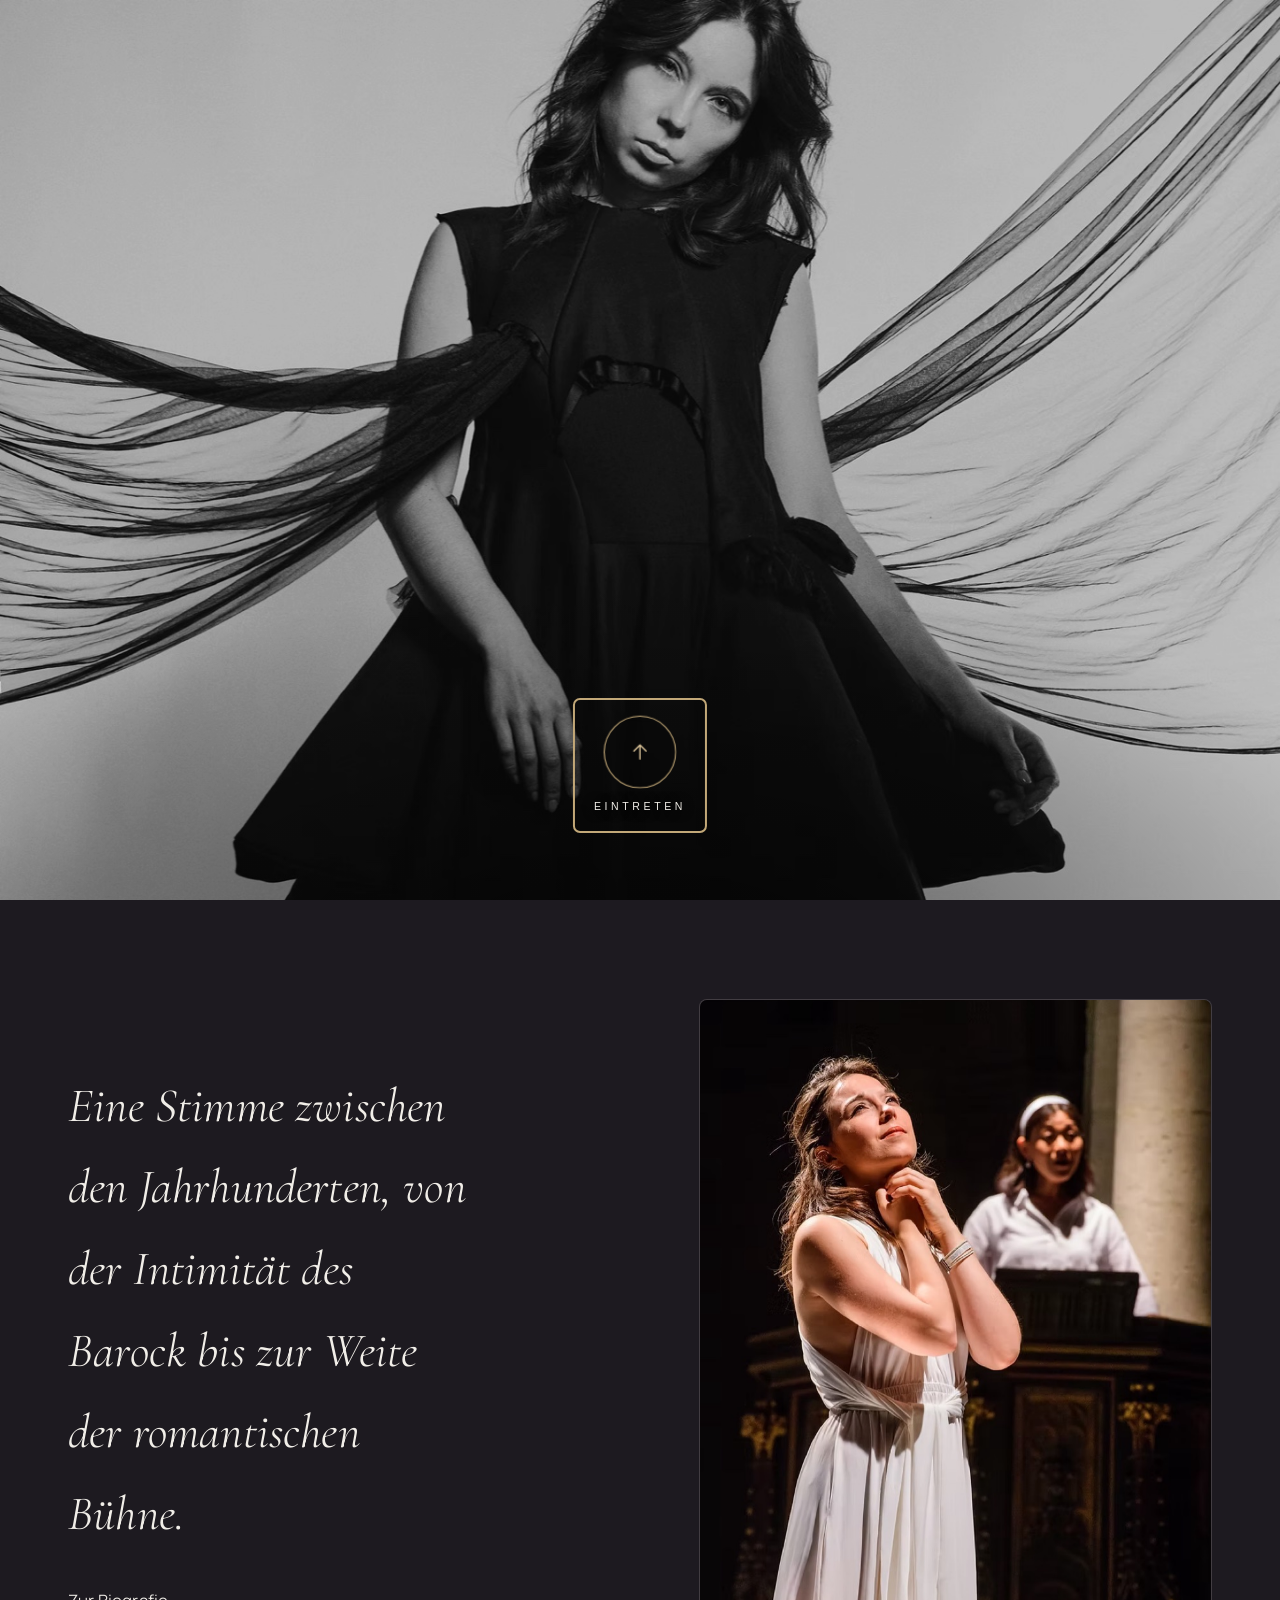
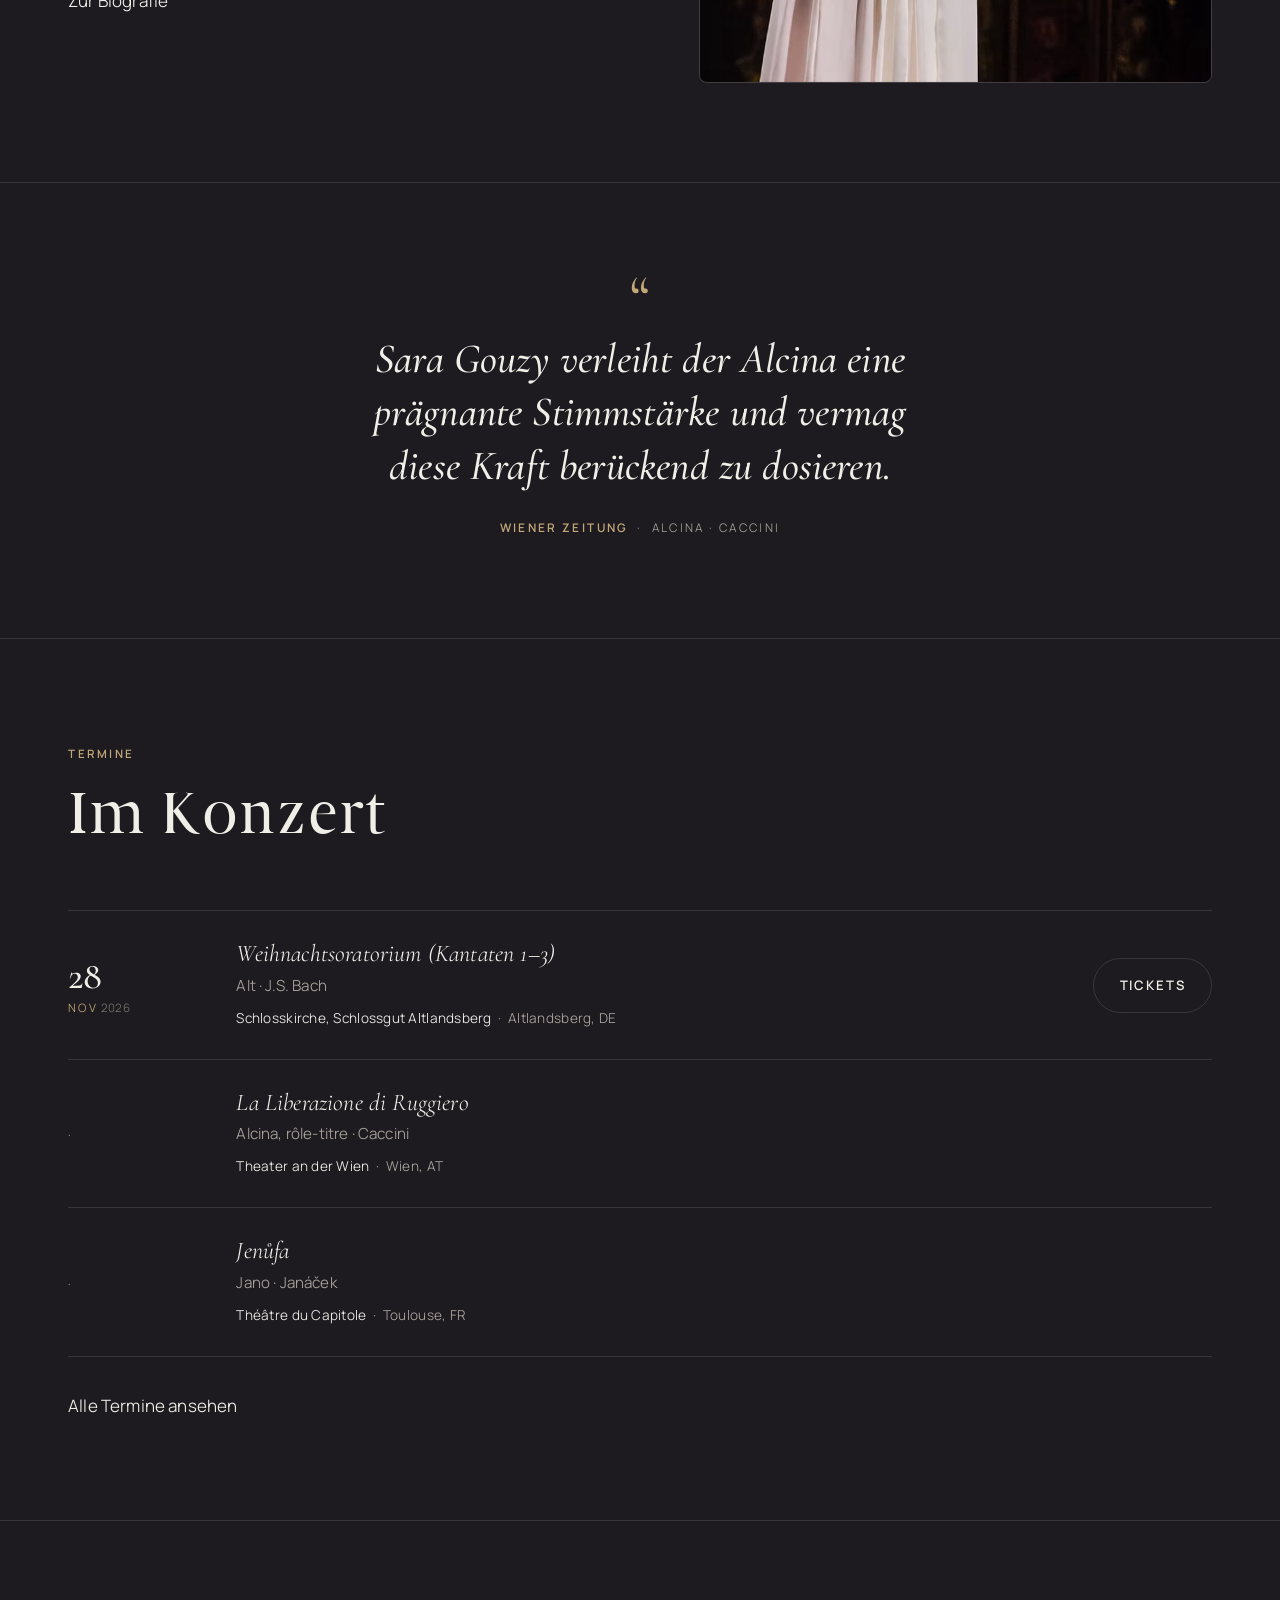
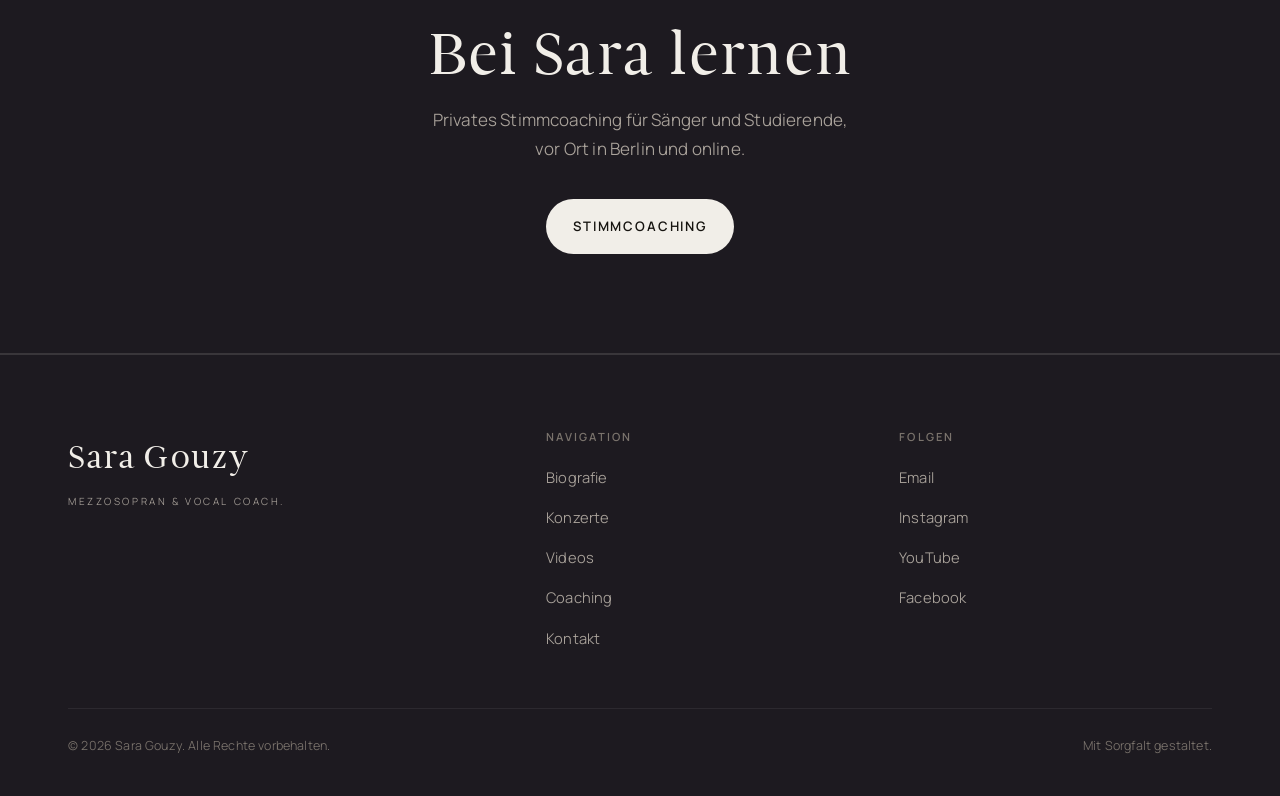
<file: index.html>
<!DOCTYPE html>
<html lang="en" data-page="home">
<head>
  <meta charset="UTF-8" />
  <meta name="viewport" content="width=device-width, initial-scale=1.0" />
  <title>Sara Gouzy — Mezzo-soprano</title>
  <meta name="description" content="Sara Gouzy — French mezzo-soprano and voice teacher. From baroque opera to the song recital." />
  <link rel="preconnect" href="https://fonts.googleapis.com" />
  <link rel="preconnect" href="https://fonts.gstatic.com" crossorigin />
  <link href="https://fonts.googleapis.com/css2?family=Cormorant+Garamond:ital,wght@0,400;0,500;0,600;1,400;1,500&family=Manrope:wght@300;400;500;600&display=swap" rel="stylesheet" />
  <link rel="icon" type="image/png" sizes="32x32" href="images/favicon-32.png" />
  <link rel="icon" type="image/png" sizes="512x512" href="images/favicon-512.png" />
  <link rel="apple-touch-icon" href="images/apple-touch-icon.png" />
  <link rel="stylesheet" href="assets/css/style.css" />
  <!-- Netlify Identity: redirects to the editor (/admin) after accepting the email invite -->
  <script src="https://identity.netlify.com/v1/netlify-identity-widget.js"></script>
  <script>
    if (window.netlifyIdentity) {
      window.netlifyIdentity.on("init", function (user) {
        if (!user) {
          window.netlifyIdentity.on("login", function () { document.location.href = "/admin/"; });
        }
      });
    }
  </script>
</head>
<body>

  <!-- INTRO / ENTRANCE -->
  <div id="intro" class="intro">
    <img class="intro-photo" src="images/hero.jpg" alt="Sara Gouzy" />
    <button class="intro-enter" type="button" aria-label="Entrer">
      <span class="intro-arrow">
        <svg viewBox="0 0 24 24" aria-hidden="true"><path d="M12 19V5M6 11l6-6 6 6" fill="none" stroke="currentColor" stroke-width="1.4" stroke-linecap="round" stroke-linejoin="round"/></svg>
      </span>
      <span class="intro-enter-label" data-i18n="intro.enter">Enter</span>
    </button>
  </div>

  <!-- HEADER -->
  <header class="site-header">
    <nav class="nav">
      <a class="brand" href="index.html">Sara Gouzy<span class="brand-sub" data-i18n="hero.role">Mezzo-soprano</span></a>
      <ul class="nav-links">
        <li><a href="index.html" aria-current="page" data-i18n="nav.home">Home</a></li>
        <li><a href="biography.html" data-i18n="nav.biography">Biography</a></li>
        <li><a href="concerts.html" data-i18n="nav.concerts">Concerts</a></li>
        <li><a href="videos.html" data-i18n="nav.videos">Videos</a></li>
        <li><a href="coaching.html" data-i18n="nav.coaching">Coaching</a></li>
        <li><a href="contact.html" data-i18n="nav.contact">Contact</a></li>
      </ul>
      <div class="nav-right">
        <div class="lang">
          <button data-lang="de">DE</button><span class="sep">/</span><button data-lang="fr">FR</button><span class="sep">/</span><button data-lang="en">EN</button>
        </div>
        <button class="burger" aria-label="Menu"><span></span><span></span><span></span></button>
      </div>
    </nav>
  </header>

  <!-- MOBILE PANEL -->
  <div class="mobile-panel">
    <nav>
      <a href="index.html" data-i18n="nav.home">Home</a>
      <a href="biography.html" data-i18n="nav.biography">Biography</a>
      <a href="concerts.html" data-i18n="nav.concerts">Concerts</a>
      <a href="videos.html" data-i18n="nav.videos">Videos</a>
      <a href="coaching.html" data-i18n="nav.coaching">Coaching</a>
      <a href="contact.html" data-i18n="nav.contact">Contact</a>
    </nav>
    <div class="lang">
      <button data-lang="de">DE</button><span class="sep">/</span><button data-lang="fr">FR</button><span class="sep">/</span><button data-lang="en">EN</button>
    </div>
  </div>

  <main>
    <!-- HERO -->
    <section class="hero hero--bg">
      <img class="hero-bg" src="images/hero.jpg" alt="Sara Gouzy, mezzo-soprano" />
      <div class="hero-scrim" aria-hidden="true"></div>
      <div class="container">
        <div class="hero-copy">
          <h1 class="hero-name reveal">Sara <span class="ital">Gouzy</span></h1>
          <div class="hero-role reveal d1" data-i18n="hero.role">Mezzo-soprano · Voice teacher</div>
          <p class="hero-tag reveal d2" data-i18n="hero.tagline"></p>
          <div class="hero-cta reveal d3">
            <a class="btn btn--primary" href="concerts.html" data-i18n="hero.concerts">Upcoming concerts</a>
            <a class="btn btn--ghost" href="biography.html" data-i18n="nav.biography">Biography</a>
          </div>
        </div>
      </div>
      <div class="scroll-hint">
        <span data-i18n="hero.scroll">Scroll</span>
        <span class="bar"></span>
      </div>
    </section>

    <!-- STATEMENT -->
    <section class="section">
      <div class="container media-split">
        <div class="m-text reveal">
          <p class="h-md" style="font-family:var(--font-display);font-style:italic;color:var(--text)" data-i18n="home.statement"></p>
          <p style="margin-top:2rem">
            <a class="link-u" href="biography.html" data-i18n="home.statement_link">Read the biography</a>
          </p>
        </div>
        <figure class="feature-img aspect-portrait reveal d1">
          <img src="images/recital-gown.jpg" alt="Sara Gouzy en récital" loading="lazy" />
        </figure>
      </div>
    </section>

    <!-- REVIEW -->
    <section class="section quote-band">
      <div class="container">
        <div id="reviews-home" class="reveal"></div>
      </div>
    </section>

    <!-- CONCERTS PREVIEW -->
    <section class="section">
      <div class="container">
        <div class="sec-head reveal">
          <span class="eyebrow" data-i18n="home.concerts_label">Agenda</span>
          <h2 class="h-lg" data-i18n="home.concerts_title">In concert</h2>
        </div>
        <div id="agenda-preview" class="agenda"></div>
        <p class="reveal" style="margin-top:2.2rem">
          <a class="link-u" href="concerts.html" data-i18n="home.concerts_link">See all dates</a>
        </p>
      </div>
    </section>

    <!-- COACHING CTA -->
    <section class="section quote-band">
      <div class="container cta-band">
        <h2 class="h-lg reveal" data-i18n="cta.title">Study with Sara</h2>
        <p class="reveal d1" data-i18n="cta.text"></p>
        <div class="hero-cta reveal d2">
          <a class="btn btn--primary" href="coaching.html" data-i18n="cta.btn">Vocal coaching</a>
        </div>
      </div>
    </section>
  </main>

  <!-- FOOTER -->
  <footer class="site-footer">
    <div class="container">
      <div class="footer-grid">
        <div>
          <div class="footer-brand">Sara Gouzy<span class="brand-sub" data-i18n="footer.tagline">Mezzo-soprano &amp; voice teacher.</span></div>
        </div>
        <div class="footer-col">
          <h4 data-i18n="footer.nav_title">Navigate</h4>
          <ul>
            <li><a href="biography.html" data-i18n="nav.biography">Biography</a></li>
            <li><a href="concerts.html" data-i18n="nav.concerts">Concerts</a></li>
        <li><a href="videos.html" data-i18n="nav.videos">Videos</a></li>
            <li><a href="coaching.html" data-i18n="nav.coaching">Coaching</a></li>
            <li><a href="contact.html" data-i18n="nav.contact">Contact</a></li>
          </ul>
        </div>
        <div class="footer-col">
          <h4 data-i18n="footer.follow_title">Follow</h4>
          <ul>
            <li><a data-link="email" data-text="keep" href="#">Email</a></li>
            <li><a data-link="instagram">Instagram</a></li>
            <li><a data-link="youtube">YouTube</a></li>
            <li><a data-link="facebook">Facebook</a></li>
          </ul>
        </div>
      </div>
      <div class="footer-bottom">
        <span>© <span data-year>2026</span> Sara Gouzy. <span data-i18n="footer.rights">All rights reserved.</span></span>
        <span data-i18n="footer.credit">Crafted with care.</span>
      </div>
    </div>
  </footer>
  <script src="assets/js/main.js"></script>
</body>
</html>
</file>
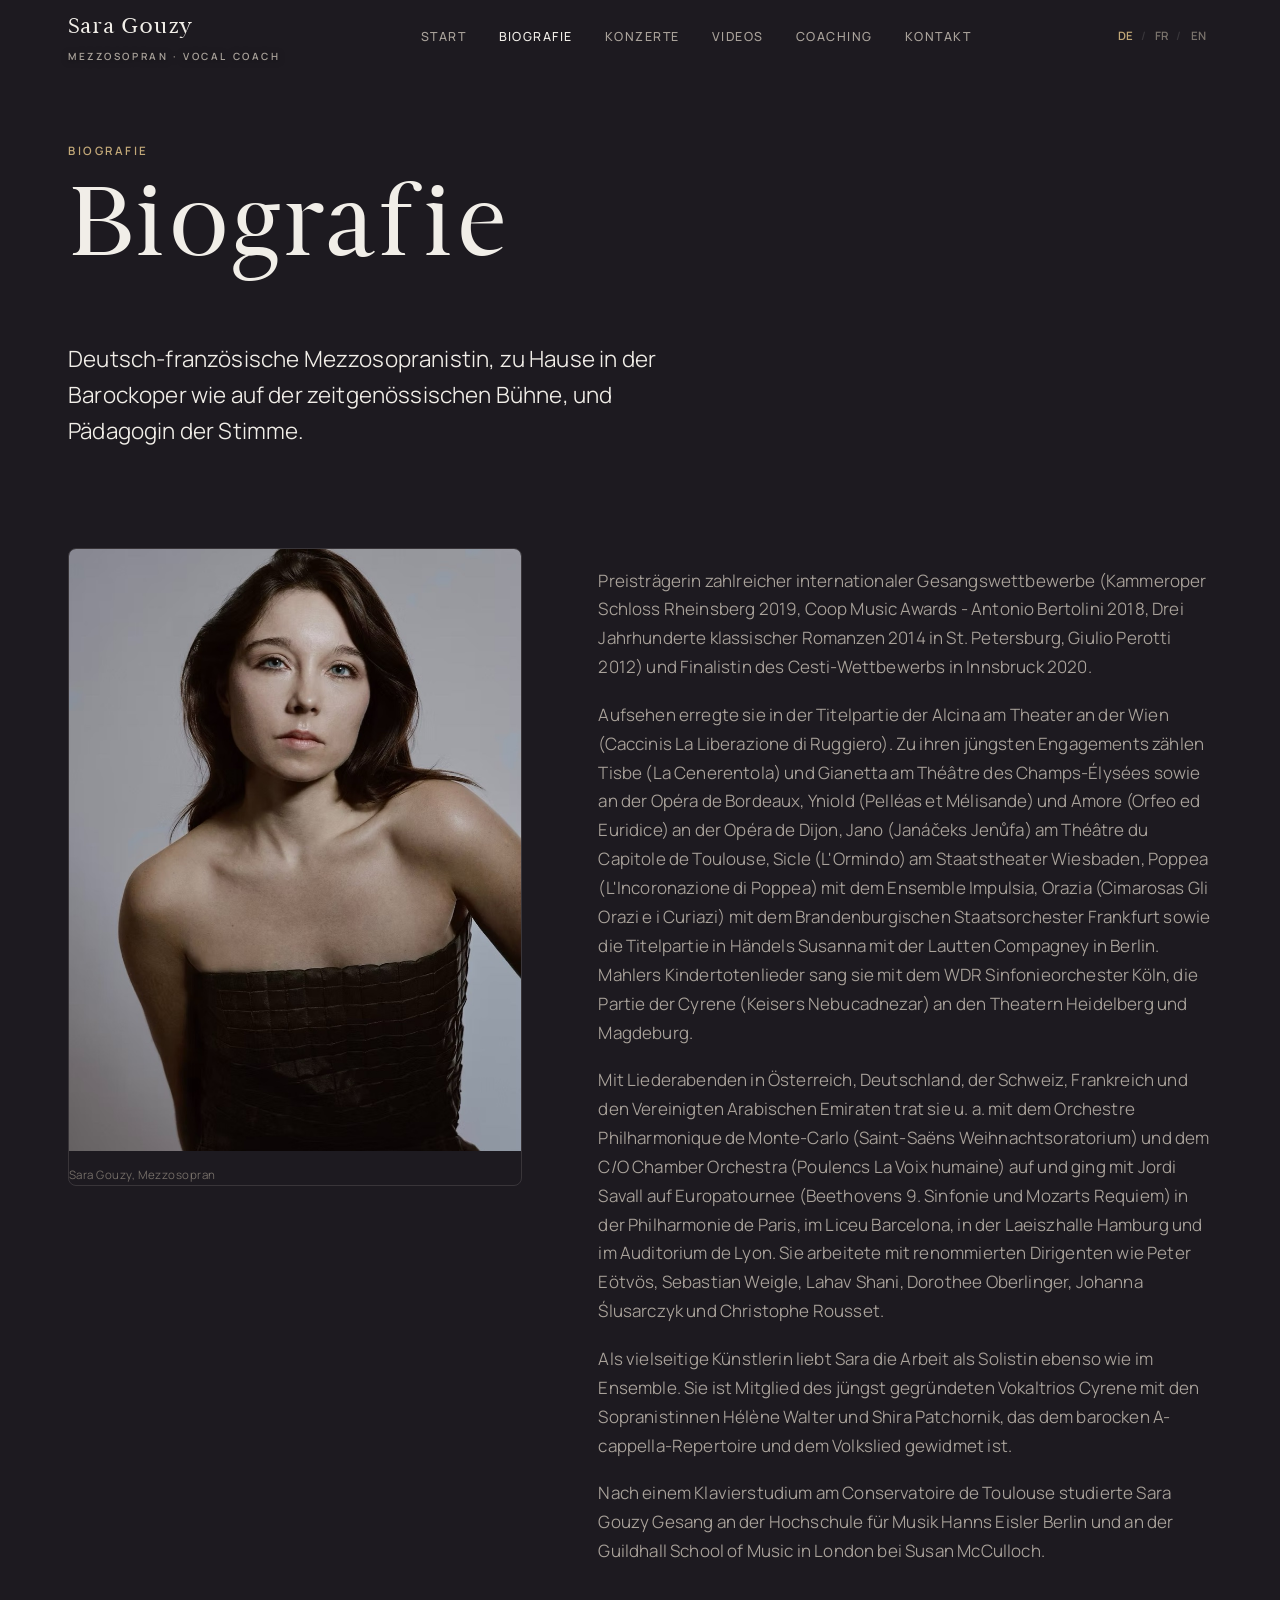
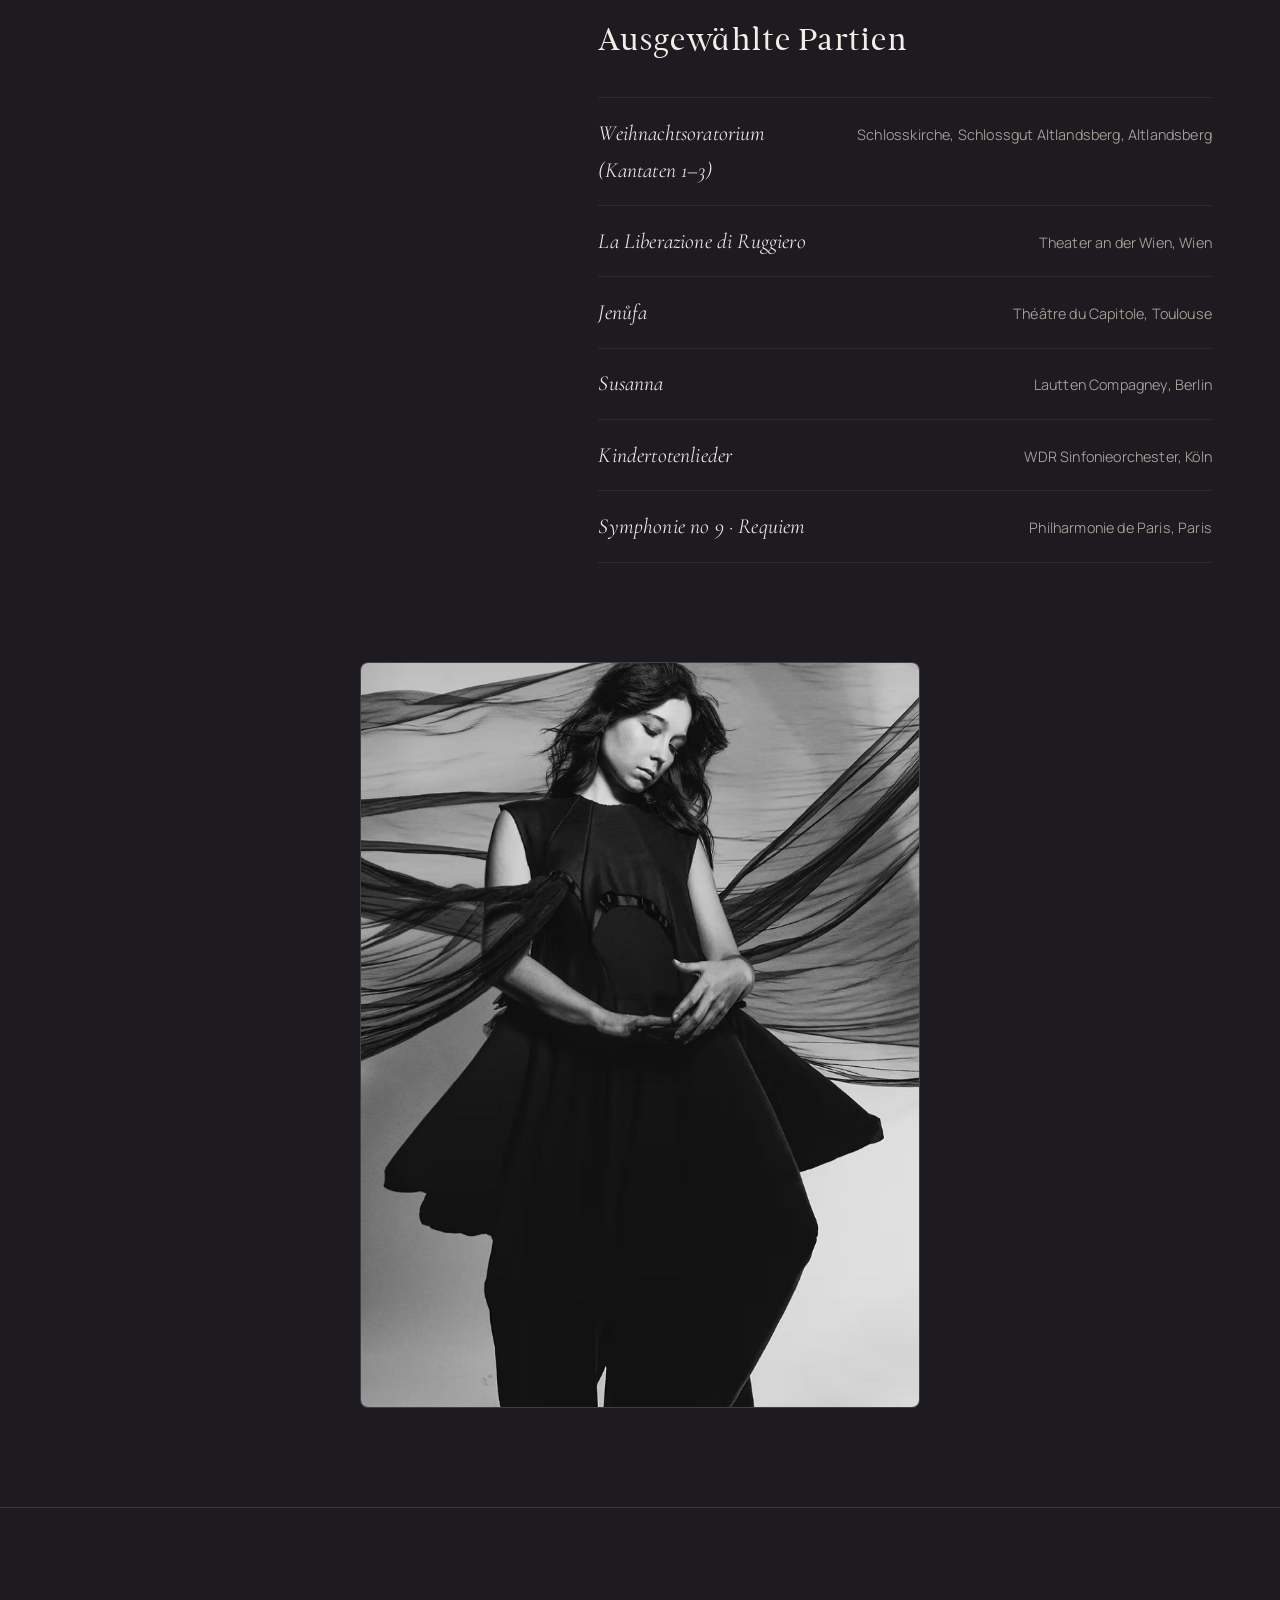
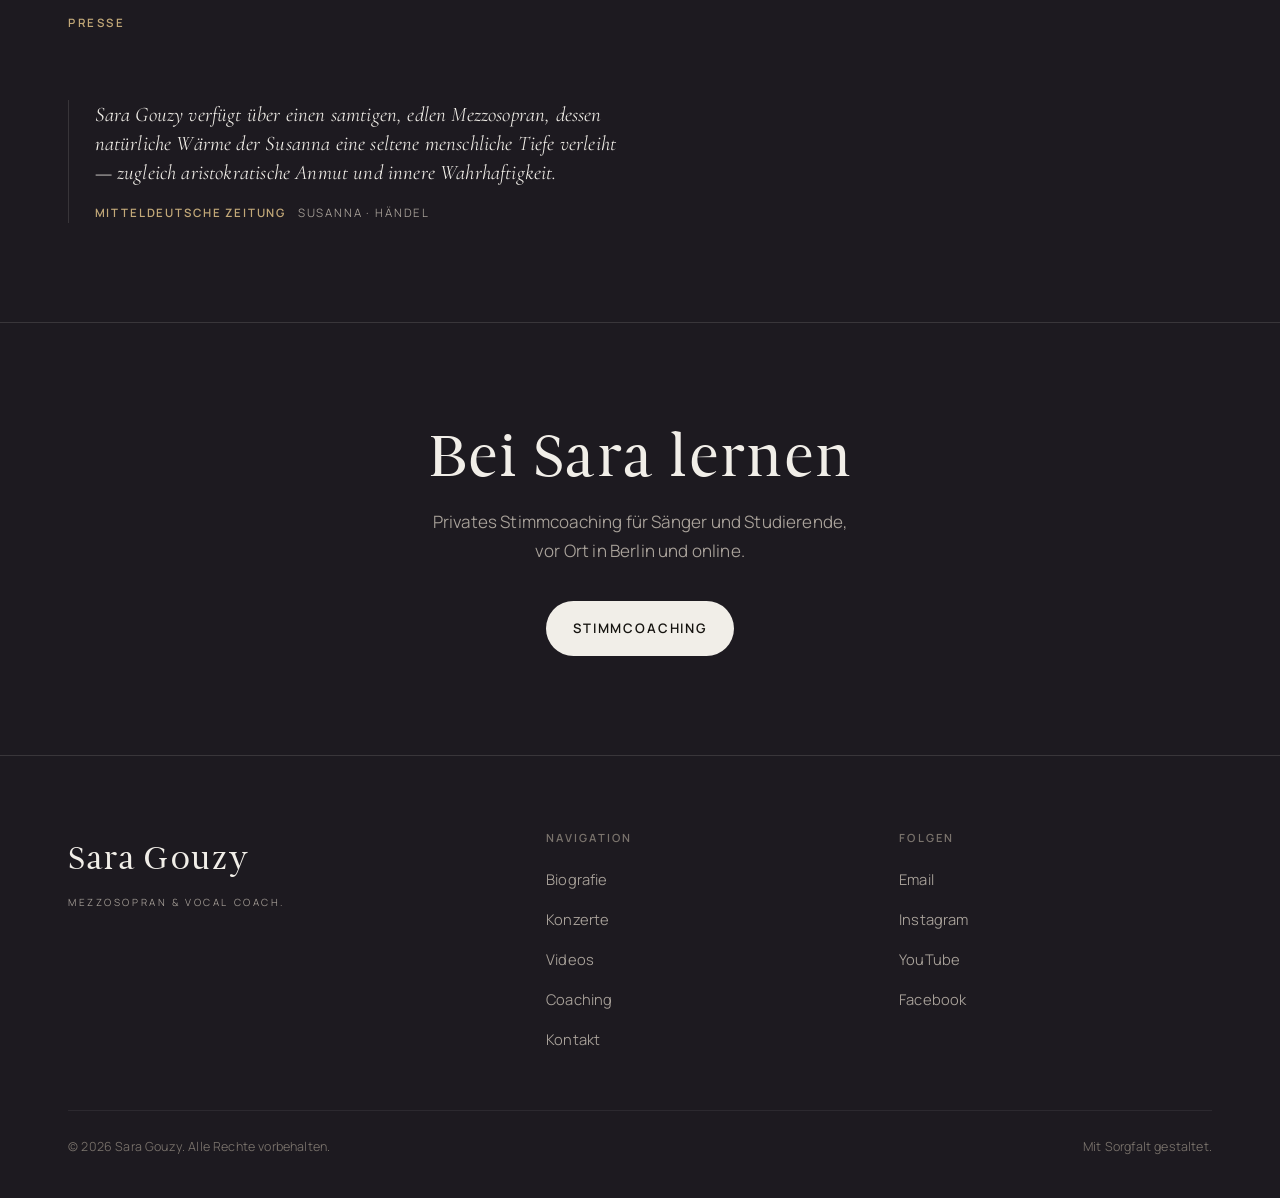
<file: biography.html>
<!DOCTYPE html>
<html lang="en" data-page="biography">
<head>
  <meta charset="UTF-8" />
  <meta name="viewport" content="width=device-width, initial-scale=1.0" />
  <title>Biography — Sara Gouzy</title>
  <meta name="description" content="Biography of Sara Gouzy, French mezzo-soprano and voice teacher." />
  <link rel="preconnect" href="https://fonts.googleapis.com" />
  <link rel="preconnect" href="https://fonts.gstatic.com" crossorigin />
  <link href="https://fonts.googleapis.com/css2?family=Cormorant+Garamond:ital,wght@0,400;0,500;0,600;1,400;1,500&family=Manrope:wght@300;400;500;600&display=swap" rel="stylesheet" />
  <link rel="icon" type="image/png" sizes="32x32" href="images/favicon-32.png" />
  <link rel="icon" type="image/png" sizes="512x512" href="images/favicon-512.png" />
  <link rel="apple-touch-icon" href="images/apple-touch-icon.png" />
  <link rel="stylesheet" href="assets/css/style.css" />
</head>
<body>

  <header class="site-header">
    <nav class="nav">
      <a class="brand" href="index.html">Sara Gouzy<span class="brand-sub" data-i18n="hero.role">Mezzo-soprano</span></a>
      <ul class="nav-links">
        <li><a href="index.html" data-i18n="nav.home">Home</a></li>
        <li><a href="biography.html" aria-current="page" data-i18n="nav.biography">Biography</a></li>
        <li><a href="concerts.html" data-i18n="nav.concerts">Concerts</a></li>
        <li><a href="videos.html" data-i18n="nav.videos">Videos</a></li>
        <li><a href="coaching.html" data-i18n="nav.coaching">Coaching</a></li>
        <li><a href="contact.html" data-i18n="nav.contact">Contact</a></li>
      </ul>
      <div class="nav-right">
        <div class="lang">
          <button data-lang="de">DE</button><span class="sep">/</span><button data-lang="fr">FR</button><span class="sep">/</span><button data-lang="en">EN</button>
        </div>
        <button class="burger" aria-label="Menu"><span></span><span></span><span></span></button>
      </div>
    </nav>
  </header>

  <div class="mobile-panel">
    <nav>
      <a href="index.html" data-i18n="nav.home">Home</a>
      <a href="biography.html" data-i18n="nav.biography">Biography</a>
      <a href="concerts.html" data-i18n="nav.concerts">Concerts</a>
      <a href="videos.html" data-i18n="nav.videos">Videos</a>
      <a href="coaching.html" data-i18n="nav.coaching">Coaching</a>
      <a href="contact.html" data-i18n="nav.contact">Contact</a>
    </nav>
    <div class="lang">
      <button data-lang="de">DE</button><span class="sep">/</span><button data-lang="fr">FR</button><span class="sep">/</span><button data-lang="en">EN</button>
    </div>
  </div>

  <main>
    <!-- HEADER -->
    <section class="section page-top" style="padding-bottom:0">
      <div class="container">
        <div class="sec-head reveal" style="max-width:24ch">
          <span class="eyebrow" data-i18n="nav.biography">Biography</span>
          <h1 class="h-xl" data-i18n="bio.title">Biography</h1>
        </div>
        <p class="lead reveal d1" data-i18n="bio.lead" style="max-width:46ch"></p>
      </div>
    </section>

    <!-- BODY -->
    <section class="section">
      <div class="container split">
        <figure class="portrait reveal">
          <img src="images/portrait.jpg" alt="Sara Gouzy, mezzo-soprano" />
          <figcaption class="figcap" data-i18n="bio.figcap">Sara Gouzy, mezzo-soprano</figcaption>
        </figure>
        <div class="reveal d1">
          <div class="prose" id="bio-paras"></div>

          <h2 class="h-sm" style="margin-top:3.5rem" data-i18n="bio.facts_title">Selected roles</h2>
          <ul class="facts" id="facts"></ul>
        </div>
      </div>
    </section>

    <!-- B&W INTERLUDE -->
    <section class="section" style="padding-top:0">
      <div class="container">
        <figure class="feature-img reveal" style="max-width:560px;margin-inline:auto;aspect-ratio:3/4">
          <img src="images/portrait-bw.jpg" alt="Sara Gouzy, portrait" loading="lazy" />
        </figure>
      </div>
    </section>

    <!-- REVIEWS -->
    <section class="section quote-band">
      <div class="container">
        <div class="sec-head reveal">
          <span class="eyebrow" data-i18n="home.review_label">Press</span>
        </div>
        <div id="reviews-all" class="reviews-grid reveal d1"></div>
      </div>
    </section>

    <!-- COACHING CTA -->
    <section class="section">
      <div class="container cta-band">
        <h2 class="h-lg reveal" data-i18n="cta.title">Study with Sara</h2>
        <p class="reveal d1" data-i18n="cta.text"></p>
        <div class="hero-cta reveal d2">
          <a class="btn btn--primary" href="coaching.html" data-i18n="cta.btn">Vocal coaching</a>
        </div>
      </div>
    </section>
  </main>

  <footer class="site-footer">
    <div class="container">
      <div class="footer-grid">
        <div>
          <div class="footer-brand">Sara Gouzy<span class="brand-sub" data-i18n="footer.tagline">Mezzo-soprano &amp; voice teacher.</span></div>
        </div>
        <div class="footer-col">
          <h4 data-i18n="footer.nav_title">Navigate</h4>
          <ul>
            <li><a href="biography.html" data-i18n="nav.biography">Biography</a></li>
            <li><a href="concerts.html" data-i18n="nav.concerts">Concerts</a></li>
        <li><a href="videos.html" data-i18n="nav.videos">Videos</a></li>
            <li><a href="coaching.html" data-i18n="nav.coaching">Coaching</a></li>
            <li><a href="contact.html" data-i18n="nav.contact">Contact</a></li>
          </ul>
        </div>
        <div class="footer-col">
          <h4 data-i18n="footer.follow_title">Follow</h4>
          <ul>
            <li><a data-link="email" data-text="keep" href="#">Email</a></li>
            <li><a data-link="instagram">Instagram</a></li>
            <li><a data-link="youtube">YouTube</a></li>
            <li><a data-link="facebook">Facebook</a></li>
          </ul>
        </div>
      </div>
      <div class="footer-bottom">
        <span>© <span data-year>2026</span> Sara Gouzy. <span data-i18n="footer.rights">All rights reserved.</span></span>
        <span data-i18n="footer.credit">Crafted with care.</span>
      </div>
    </div>
  </footer>
  <script src="assets/js/main.js"></script>
</body>
</html>
</file>
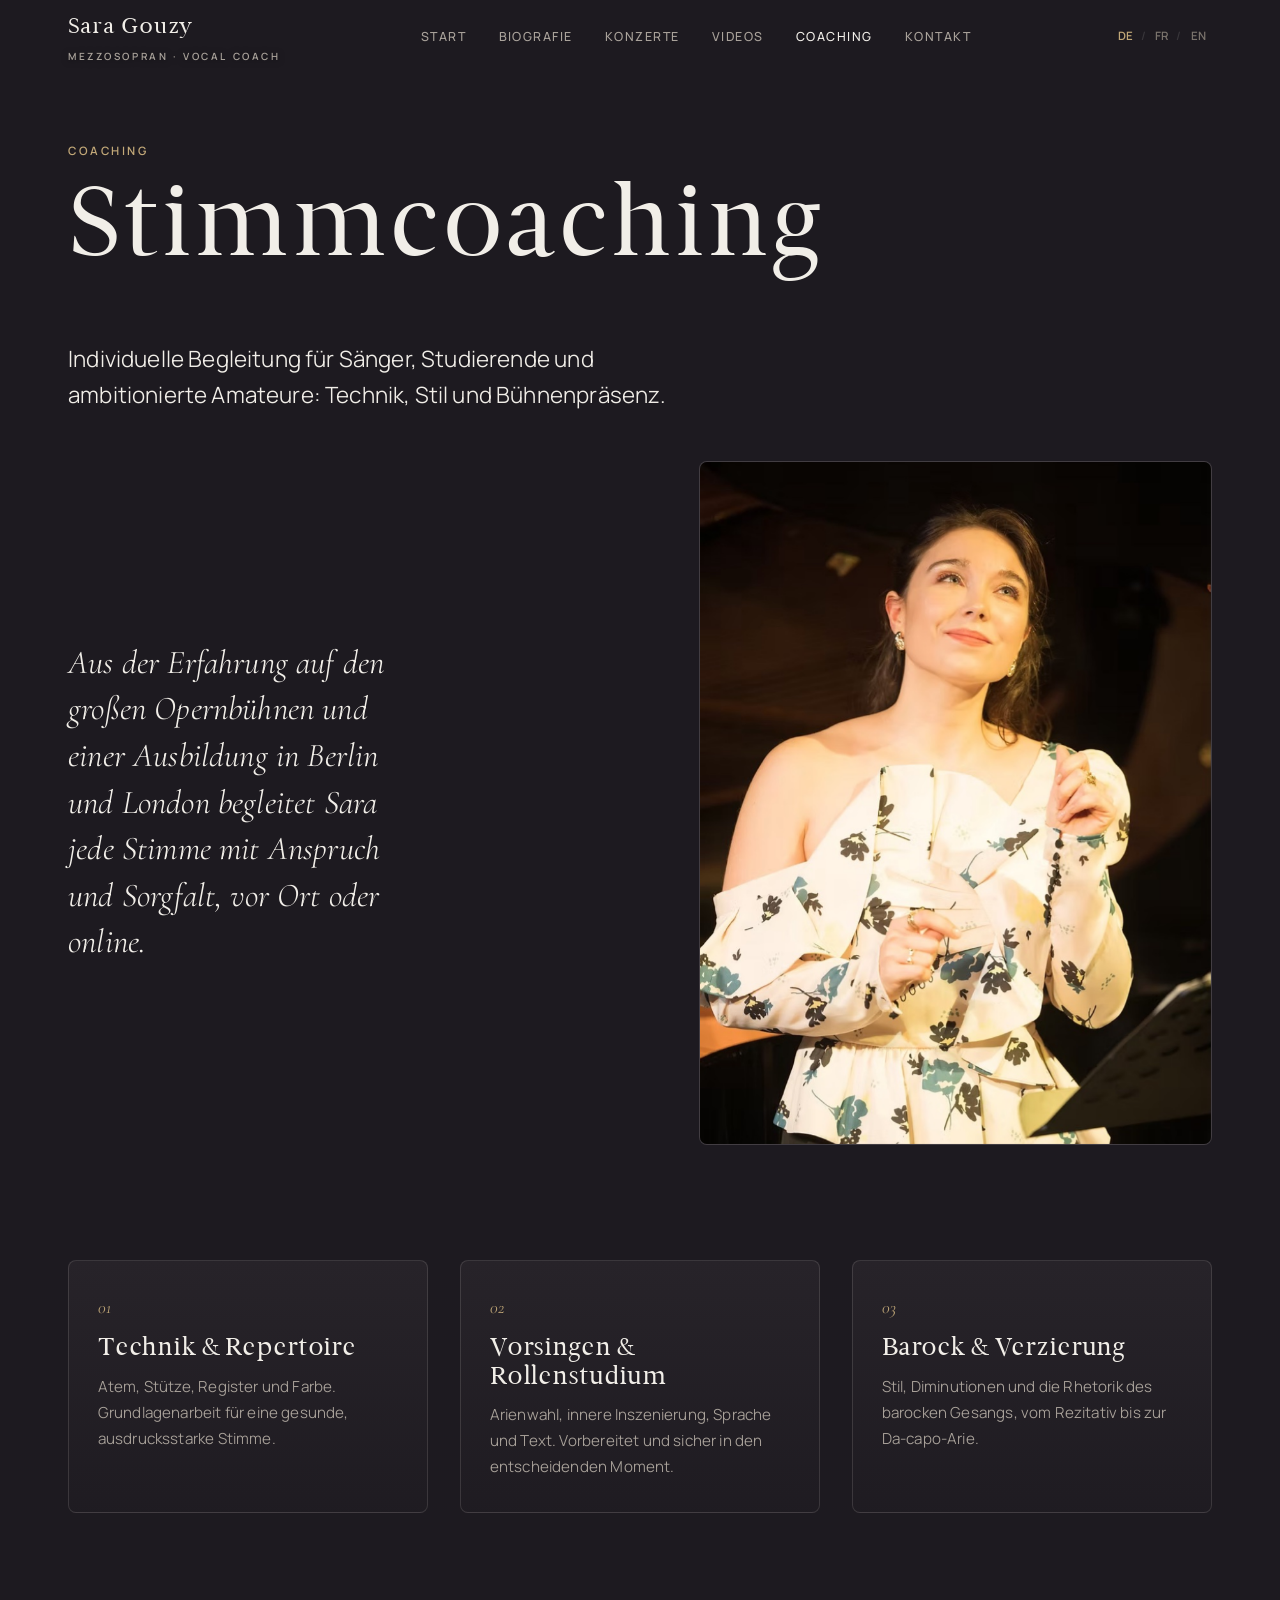
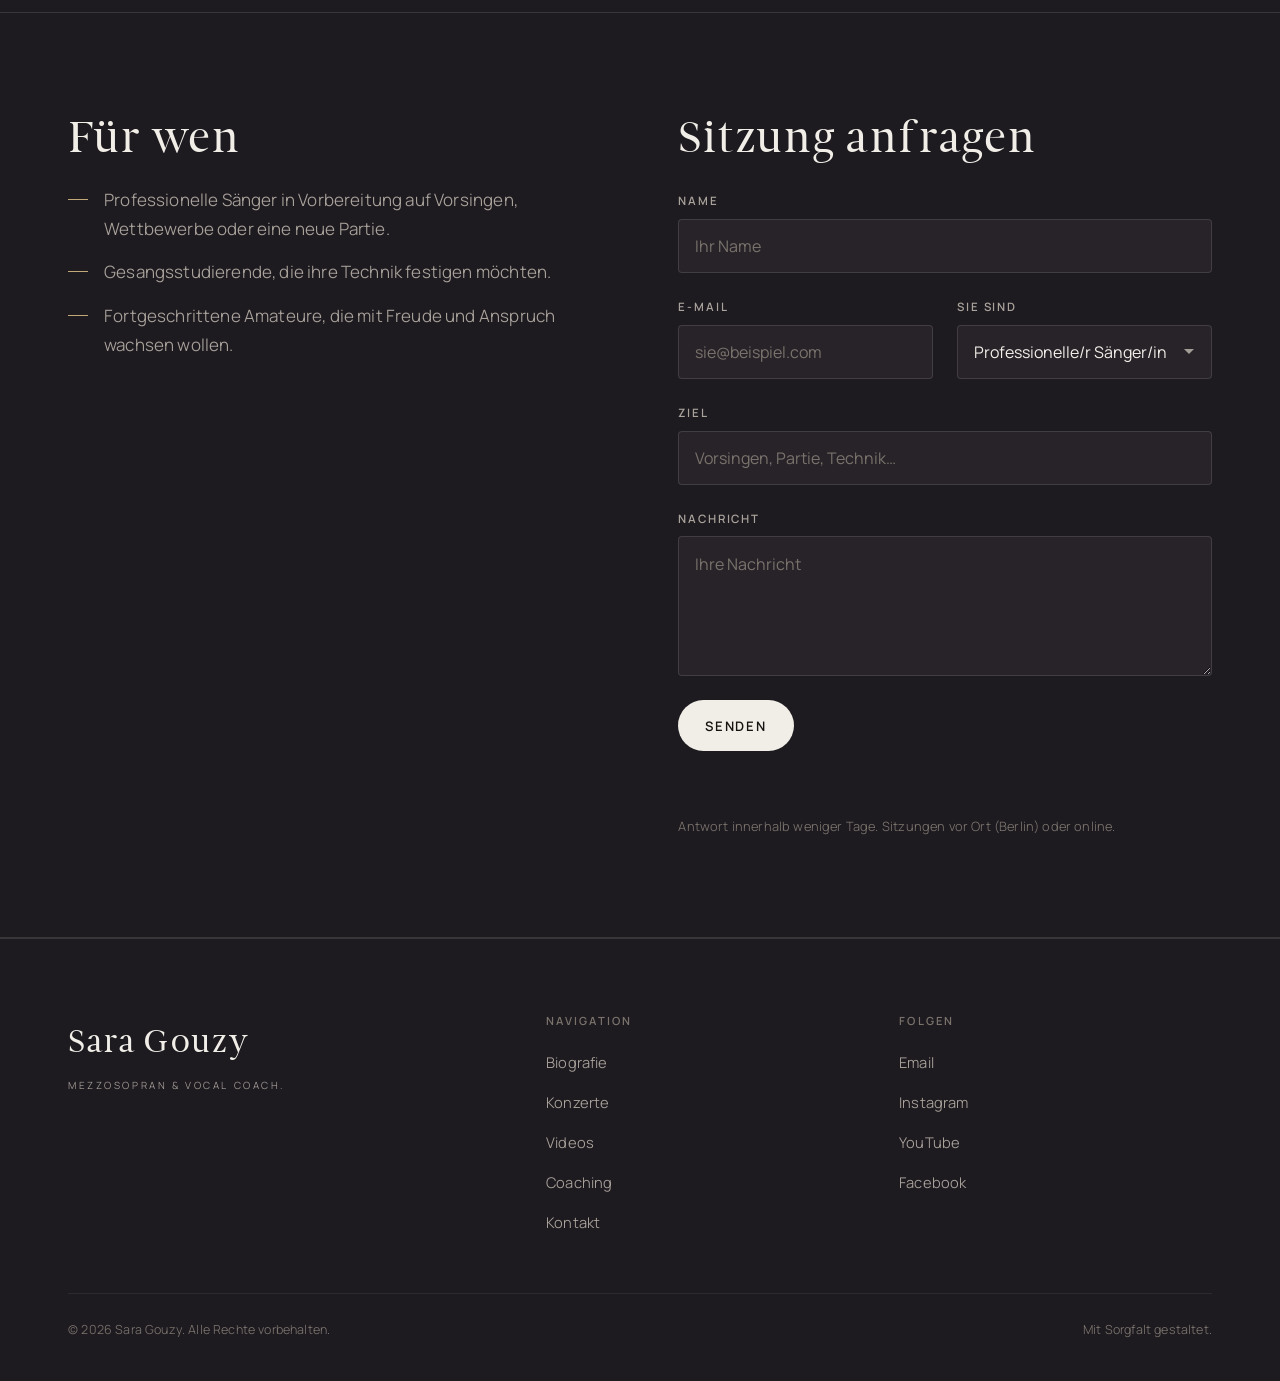
<file: coaching.html>
<!DOCTYPE html>
<html lang="en" data-page="coaching">
<head>
  <meta charset="UTF-8" />
  <meta name="viewport" content="width=device-width, initial-scale=1.0" />
  <title>Vocal coaching — Sara Gouzy</title>
  <meta name="description" content="Private vocal coaching with mezzo-soprano Sara Gouzy — technique, repertoire, audition and baroque style. In person in Berlin and online." />
  <link rel="preconnect" href="https://fonts.googleapis.com" />
  <link rel="preconnect" href="https://fonts.gstatic.com" crossorigin />
  <link href="https://fonts.googleapis.com/css2?family=Cormorant+Garamond:ital,wght@0,400;0,500;0,600;1,400;1,500&family=Manrope:wght@300;400;500;600&display=swap" rel="stylesheet" />
  <link rel="icon" type="image/png" sizes="32x32" href="images/favicon-32.png" />
  <link rel="icon" type="image/png" sizes="512x512" href="images/favicon-512.png" />
  <link rel="apple-touch-icon" href="images/apple-touch-icon.png" />
  <link rel="stylesheet" href="assets/css/style.css" />
</head>
<body>

  <header class="site-header">
    <nav class="nav">
      <a class="brand" href="index.html">Sara Gouzy<span class="brand-sub" data-i18n="hero.role">Mezzo-soprano</span></a>
      <ul class="nav-links">
        <li><a href="index.html" data-i18n="nav.home">Home</a></li>
        <li><a href="biography.html" data-i18n="nav.biography">Biography</a></li>
        <li><a href="concerts.html" data-i18n="nav.concerts">Concerts</a></li>
        <li><a href="videos.html" data-i18n="nav.videos">Videos</a></li>
        <li><a href="coaching.html" aria-current="page" data-i18n="nav.coaching">Coaching</a></li>
        <li><a href="contact.html" data-i18n="nav.contact">Contact</a></li>
      </ul>
      <div class="nav-right">
        <div class="lang">
          <button data-lang="de">DE</button><span class="sep">/</span><button data-lang="fr">FR</button><span class="sep">/</span><button data-lang="en">EN</button>
        </div>
        <button class="burger" aria-label="Menu"><span></span><span></span><span></span></button>
      </div>
    </nav>
  </header>

  <div class="mobile-panel">
    <nav>
      <a href="index.html" data-i18n="nav.home">Home</a>
      <a href="biography.html" data-i18n="nav.biography">Biography</a>
      <a href="concerts.html" data-i18n="nav.concerts">Concerts</a>
      <a href="videos.html" data-i18n="nav.videos">Videos</a>
      <a href="coaching.html" data-i18n="nav.coaching">Coaching</a>
      <a href="contact.html" data-i18n="nav.contact">Contact</a>
    </nav>
    <div class="lang">
      <button data-lang="de">DE</button><span class="sep">/</span><button data-lang="fr">FR</button><span class="sep">/</span><button data-lang="en">EN</button>
    </div>
  </div>

  <main>
    <section class="section page-top" style="padding-bottom:0">
      <div class="container">
        <div class="sec-head reveal" style="max-width:24ch">
          <span class="eyebrow" data-i18n="nav.coaching">Coaching</span>
          <h1 class="h-xl" data-i18n="coaching.title">Vocal coaching</h1>
        </div>
        <p class="lead reveal d1" data-i18n="coaching.lead" style="max-width:50ch"></p>
      </div>
    </section>

    <!-- INTRO + IMAGE -->
    <section class="section" style="padding-top:clamp(2rem,4vw,3rem)">
      <div class="container media-split">
        <div class="m-text reveal">
          <p data-i18n="coaching.intro"
             style="font-family:var(--font-display);font-style:italic;font-size:clamp(1.5rem,2.6vw,2.2rem);line-height:1.4;color:var(--text);max-width:24ch"></p>
        </div>
        <figure class="feature-img aspect-portrait reveal d1">
          <img src="images/coaching.jpg" alt="Sara Gouzy en récital" loading="lazy" />
        </figure>
      </div>
    </section>

    <!-- OFFERS -->
    <section class="section" style="padding-top:0">
      <div class="container">
        <div id="offers" class="offer-grid"></div>
      </div>
    </section>

    <!-- WHO + FORM -->
    <section class="section quote-band">
      <div class="container contact-grid">
        <div class="reveal">
          <h2 class="h-md" data-i18n="coaching.who_title">Who it's for</h2>
          <ul class="coach-bullets" id="who"></ul>
          <div class="map-wrap" style="margin-top:2.5rem">
            <iframe
              title="Pankow, Berlin"
              src="https://www.openstreetmap.org/export/embed.html?bbox=13.393%2C52.561%2C13.413%2C52.581&layer=mapnik&marker=52.5712%2C13.4031"
              width="100%" height="280" style="border:0;border-radius:8px;filter:grayscale(30%) contrast(1.05);display:block;" allowfullscreen="" loading="lazy" referrerpolicy="no-referrer-when-downgrade">
            </iframe>
          </div>
        </div>

        <div class="reveal d1">
          <h2 class="h-md" data-i18n="coaching.form_title" style="margin-bottom:1.8rem">Request a session</h2>
          <form class="form" data-form action="https://formspree.io/f/xrevzogw" novalidate>
            <input type="hidden" name="_subject" value="Coaching request — saragouzy.de" />
            <input type="hidden" name="form" value="coaching" />
            <input type="text" name="_gotcha" style="display:none" tabindex="-1" autocomplete="off" />

            <div class="field">
              <label for="c-name" data-i18n="form.name">Name</label>
              <input id="c-name" name="name" type="text" required data-i18n-ph="form.name_ph" />
            </div>
            <div class="form-row">
              <div class="field">
                <label for="c-email" data-i18n="form.email">Email</label>
                <input id="c-email" name="email" type="email" required data-i18n-ph="form.email_ph" />
              </div>
              <div class="field">
                <label for="c-level" data-i18n="form.level">You are</label>
                <select id="c-level" name="level" data-opts="level"></select>
              </div>
            </div>
            <div class="field">
              <label for="c-goal" data-i18n="form.goal">Goal</label>
              <input id="c-goal" name="goal" type="text" data-i18n-ph="form.goal_ph" />
            </div>
            <div class="field">
              <label for="c-msg" data-i18n="form.message">Message</label>
              <textarea id="c-msg" name="message" required data-i18n-ph="form.message_ph"></textarea>
            </div>
            <div>
              <button class="btn btn--primary" type="submit" data-i18n="form.send">Send</button>
            </div>
            <p class="form-status" role="status" aria-live="polite"></p>
            <p class="form-note" data-i18n="coaching.form_note"></p>
          </form>
        </div>
      </div>
    </section>
  </main>

  <footer class="site-footer">
    <div class="container">
      <div class="footer-grid">
        <div>
          <div class="footer-brand">Sara Gouzy<span class="brand-sub" data-i18n="footer.tagline">Mezzo-soprano &amp; voice teacher.</span></div>
        </div>
        <div class="footer-col">
          <h4 data-i18n="footer.nav_title">Navigate</h4>
          <ul>
            <li><a href="biography.html" data-i18n="nav.biography">Biography</a></li>
            <li><a href="concerts.html" data-i18n="nav.concerts">Concerts</a></li>
            <li><a href="videos.html" data-i18n="nav.videos">Videos</a></li>
            <li><a href="coaching.html" data-i18n="nav.coaching">Coaching</a></li>
            <li><a href="contact.html" data-i18n="nav.contact">Contact</a></li>
          </ul>
        </div>
        <div class="footer-col">
          <h4 data-i18n="footer.follow_title">Follow</h4>
          <ul>
            <li><a data-link="email" data-text="keep" href="#">Email</a></li>
            <li><a data-link="instagram">Instagram</a></li>
            <li><a data-link="youtube">YouTube</a></li>
            <li><a data-link="facebook">Facebook</a></li>
          </ul>
        </div>
      </div>
      <div class="footer-bottom">
        <span>© <span data-year>2026</span> Sara Gouzy. <span data-i18n="footer.rights">All rights reserved.</span></span>
        <span data-i18n="footer.credit">Crafted with care.</span>
      </div>
    </div>
  </footer>
  <script src="assets/js/main.js"></script>
</body>
</html>
</file>
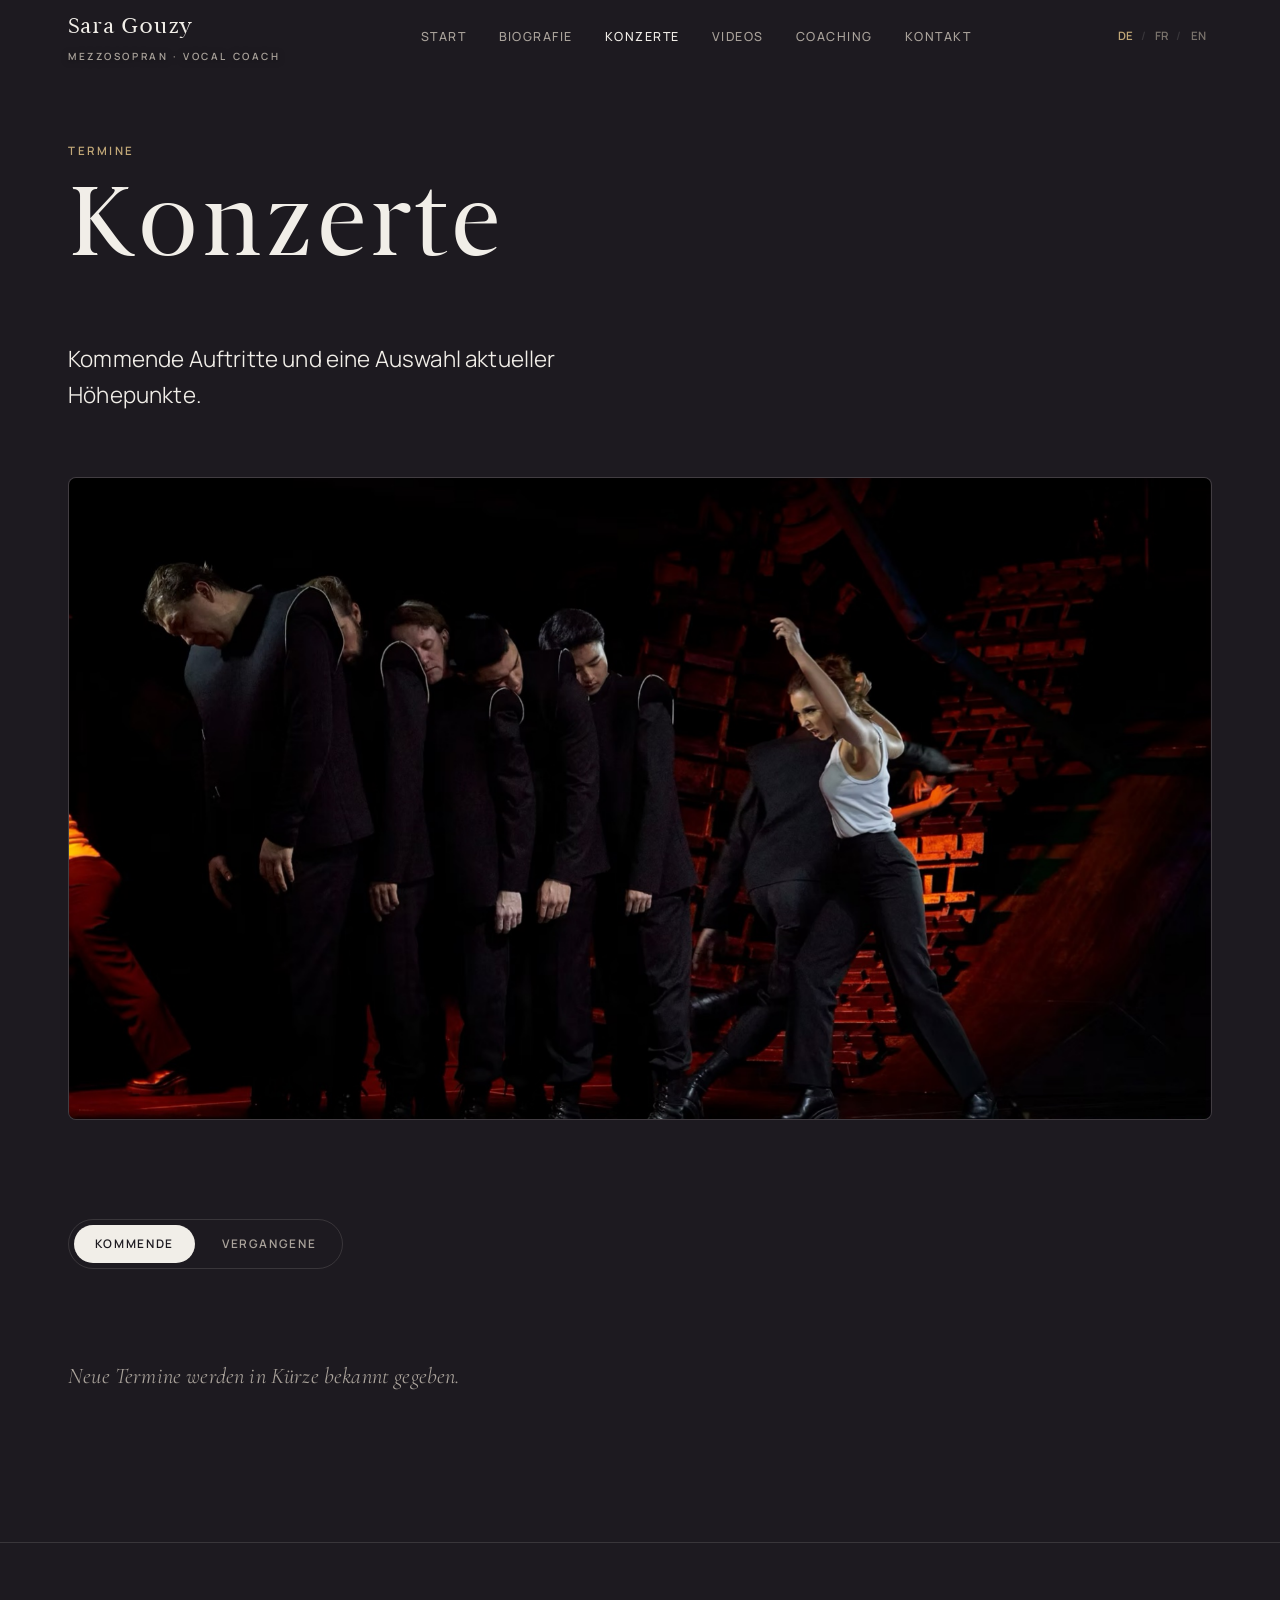
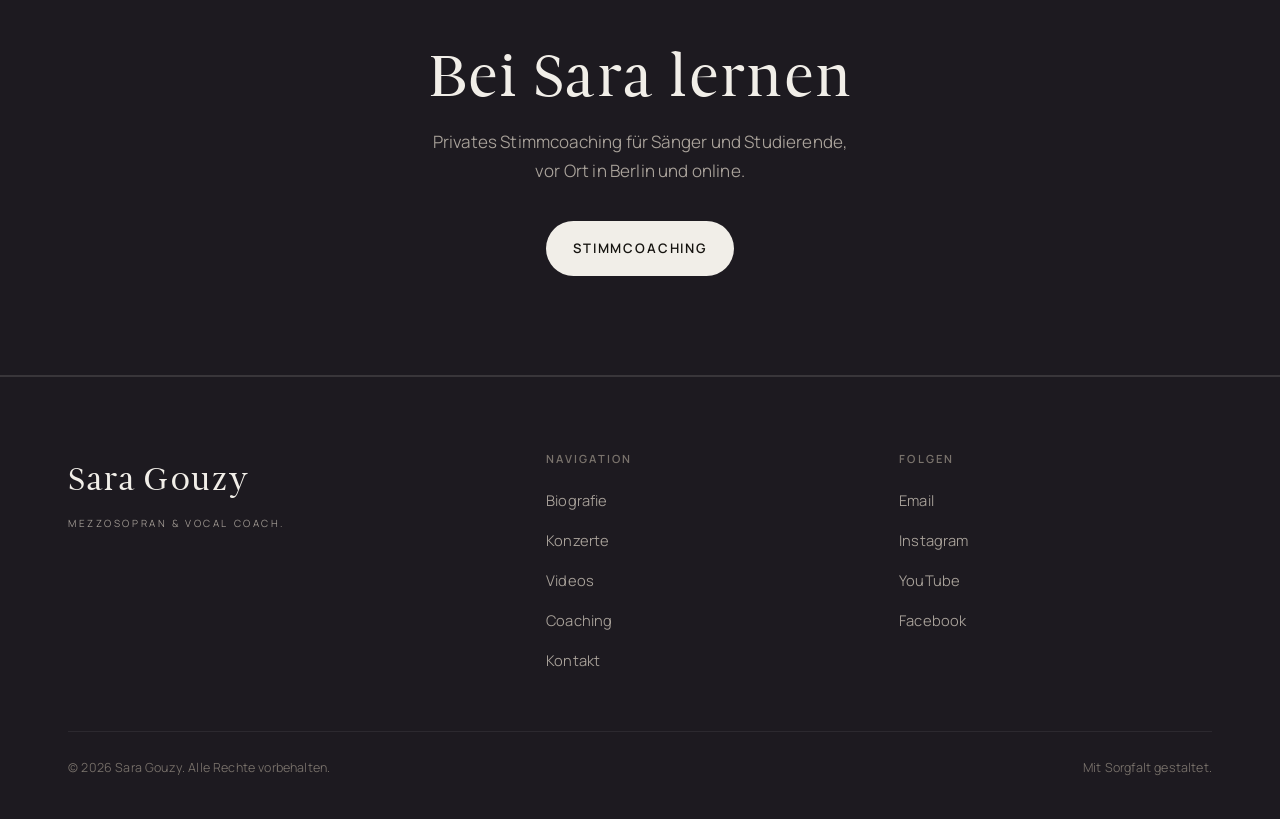
<file: concerts.html>
<!DOCTYPE html>
<html lang="en" data-page="concerts">
<head>
  <meta charset="UTF-8" />
  <meta name="viewport" content="width=device-width, initial-scale=1.0" />
  <title>Concerts — Sara Gouzy</title>
  <meta name="description" content="Upcoming concerts and recent highlights of mezzo-soprano Sara Gouzy." />
  <link rel="preconnect" href="https://fonts.googleapis.com" />
  <link rel="preconnect" href="https://fonts.gstatic.com" crossorigin />
  <link href="https://fonts.googleapis.com/css2?family=Cormorant+Garamond:ital,wght@0,400;0,500;0,600;1,400;1,500&family=Manrope:wght@300;400;500;600&display=swap" rel="stylesheet" />
  <link rel="icon" type="image/png" sizes="32x32" href="images/favicon-32.png" />
  <link rel="icon" type="image/png" sizes="512x512" href="images/favicon-512.png" />
  <link rel="apple-touch-icon" href="images/apple-touch-icon.png" />
  <link rel="stylesheet" href="assets/css/style.css" />
</head>
<body>

  <header class="site-header">
    <nav class="nav">
      <a class="brand" href="index.html">Sara Gouzy<span class="brand-sub" data-i18n="hero.role">Mezzo-soprano</span></a>
      <ul class="nav-links">
        <li><a href="index.html" data-i18n="nav.home">Home</a></li>
        <li><a href="biography.html" data-i18n="nav.biography">Biography</a></li>
        <li><a href="concerts.html" aria-current="page" data-i18n="nav.concerts">Concerts</a></li>
        <li><a href="videos.html" data-i18n="nav.videos">Videos</a></li>
        <li><a href="coaching.html" data-i18n="nav.coaching">Coaching</a></li>
        <li><a href="contact.html" data-i18n="nav.contact">Contact</a></li>
      </ul>
      <div class="nav-right">
        <div class="lang">
          <button data-lang="de">DE</button><span class="sep">/</span><button data-lang="fr">FR</button><span class="sep">/</span><button data-lang="en">EN</button>
        </div>
        <button class="burger" aria-label="Menu"><span></span><span></span><span></span></button>
      </div>
    </nav>
  </header>

  <div class="mobile-panel">
    <nav>
      <a href="index.html" data-i18n="nav.home">Home</a>
      <a href="biography.html" data-i18n="nav.biography">Biography</a>
      <a href="concerts.html" data-i18n="nav.concerts">Concerts</a>
      <a href="videos.html" data-i18n="nav.videos">Videos</a>
      <a href="coaching.html" data-i18n="nav.coaching">Coaching</a>
      <a href="contact.html" data-i18n="nav.contact">Contact</a>
    </nav>
    <div class="lang">
      <button data-lang="de">DE</button><span class="sep">/</span><button data-lang="fr">FR</button><span class="sep">/</span><button data-lang="en">EN</button>
    </div>
  </div>

  <main>
    <section class="section page-top" style="padding-bottom:0">
      <div class="container">
        <div class="sec-head reveal" style="max-width:24ch">
          <span class="eyebrow" data-i18n="home.concerts_label">Agenda</span>
          <h1 class="h-xl" data-i18n="concerts.title">Concerts</h1>
        </div>
        <p class="lead reveal d1" data-i18n="concerts.lead"></p>
      </div>
    </section>

    <section class="section" style="padding-top:clamp(2.5rem,5vw,4rem);padding-bottom:0">
      <div class="container">
        <figure class="feature-img aspect-wide reveal">
          <img src="images/stage-wide.jpg" alt="Sara Gouzy sur scène" loading="lazy" />
        </figure>
      </div>
    </section>

    <section class="section">
      <div class="container">
        <div class="subtabs reveal">
          <button data-tab="upcoming" class="active" data-i18n="concerts.tab_upcoming">Upcoming</button>
          <button data-tab="past" data-i18n="concerts.tab_past">Past</button>
        </div>

        <div data-panel="upcoming">
          <div id="agenda-upcoming" class="agenda"></div>
        </div>
        <div data-panel="past" style="display:none">
          <div id="agenda-past" class="agenda"></div>
        </div>
      </div>
    </section>

    <section class="section quote-band">
      <div class="container cta-band">
        <h2 class="h-lg reveal" data-i18n="cta.title">Study with Sara</h2>
        <p class="reveal d1" data-i18n="cta.text"></p>
        <div class="hero-cta reveal d2">
          <a class="btn btn--primary" href="coaching.html" data-i18n="cta.btn">Vocal coaching</a>
        </div>
      </div>
    </section>
  </main>

  <footer class="site-footer">
    <div class="container">
      <div class="footer-grid">
        <div>
          <div class="footer-brand">Sara Gouzy<span class="brand-sub" data-i18n="footer.tagline">Mezzo-soprano &amp; voice teacher.</span></div>
        </div>
        <div class="footer-col">
          <h4 data-i18n="footer.nav_title">Navigate</h4>
          <ul>
            <li><a href="biography.html" data-i18n="nav.biography">Biography</a></li>
            <li><a href="concerts.html" data-i18n="nav.concerts">Concerts</a></li>
        <li><a href="videos.html" data-i18n="nav.videos">Videos</a></li>
            <li><a href="coaching.html" data-i18n="nav.coaching">Coaching</a></li>
            <li><a href="contact.html" data-i18n="nav.contact">Contact</a></li>
          </ul>
        </div>
        <div class="footer-col">
          <h4 data-i18n="footer.follow_title">Follow</h4>
          <ul>
            <li><a data-link="email" data-text="keep" href="#">Email</a></li>
            <li><a data-link="instagram">Instagram</a></li>
            <li><a data-link="youtube">YouTube</a></li>
            <li><a data-link="facebook">Facebook</a></li>
          </ul>
        </div>
      </div>
      <div class="footer-bottom">
        <span>© <span data-year>2026</span> Sara Gouzy. <span data-i18n="footer.rights">All rights reserved.</span></span>
        <span data-i18n="footer.credit">Crafted with care.</span>
      </div>
    </div>
  </footer>
  <script src="assets/js/main.js"></script>
</body>
</html>
</file>
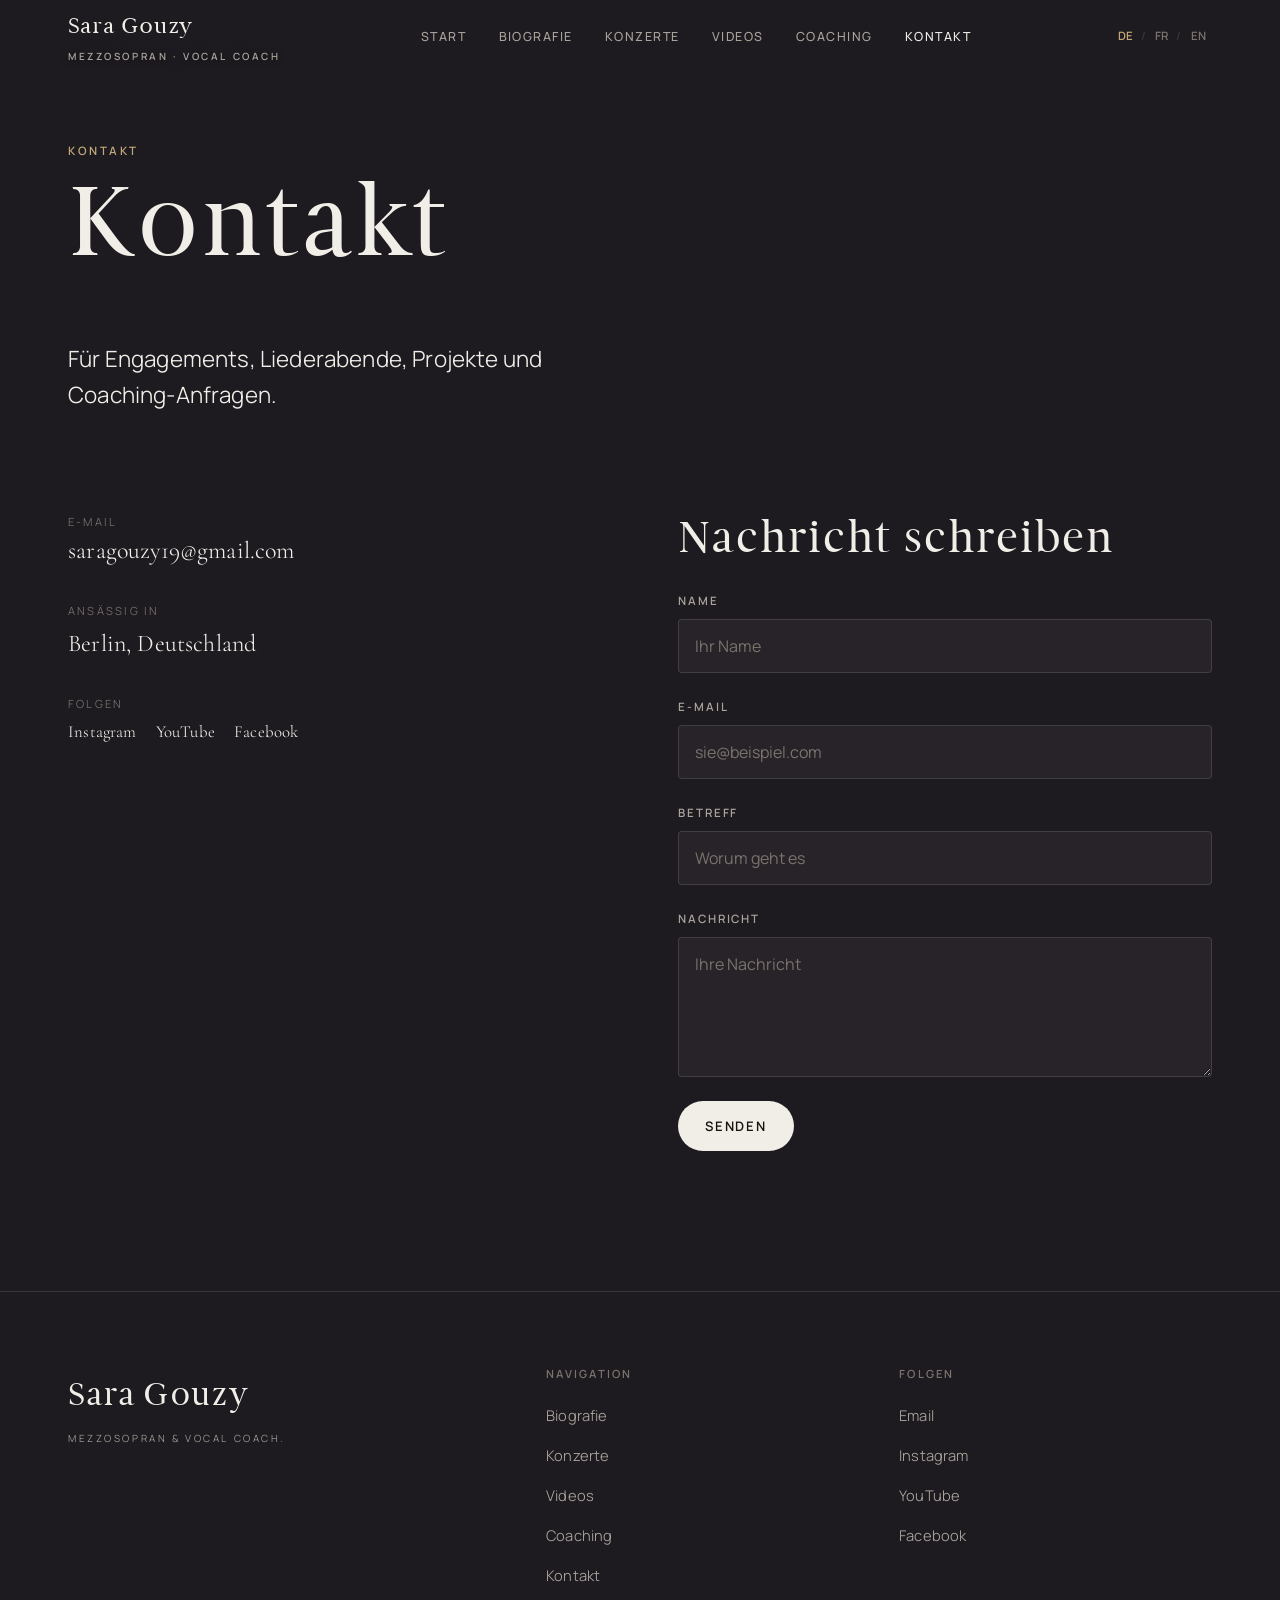
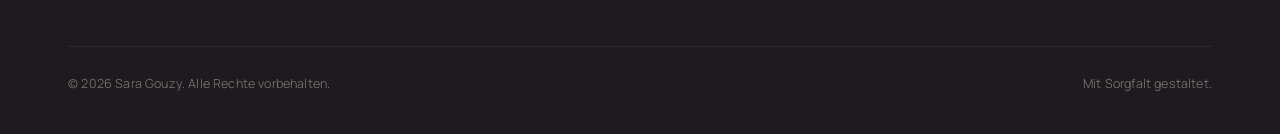
<file: contact.html>
<!DOCTYPE html>
<html lang="en" data-page="contact">
<head>
  <meta charset="UTF-8" />
  <meta name="viewport" content="width=device-width, initial-scale=1.0" />
  <title>Contact — Sara Gouzy</title>
  <meta name="description" content="Contact mezzo-soprano Sara Gouzy for engagements, recitals, projects and coaching." />
  <link rel="preconnect" href="https://fonts.googleapis.com" />
  <link rel="preconnect" href="https://fonts.gstatic.com" crossorigin />
  <link href="https://fonts.googleapis.com/css2?family=Cormorant+Garamond:ital,wght@0,400;0,500;0,600;1,400;1,500&family=Manrope:wght@300;400;500;600&display=swap" rel="stylesheet" />
  <link rel="icon" type="image/png" sizes="32x32" href="images/favicon-32.png" />
  <link rel="icon" type="image/png" sizes="512x512" href="images/favicon-512.png" />
  <link rel="apple-touch-icon" href="images/apple-touch-icon.png" />
  <link rel="stylesheet" href="assets/css/style.css" />
</head>
<body>

  <header class="site-header">
    <nav class="nav">
      <a class="brand" href="index.html">Sara Gouzy<span class="brand-sub" data-i18n="hero.role">Mezzo-soprano</span></a>
      <ul class="nav-links">
        <li><a href="index.html" data-i18n="nav.home">Home</a></li>
        <li><a href="biography.html" data-i18n="nav.biography">Biography</a></li>
        <li><a href="concerts.html" data-i18n="nav.concerts">Concerts</a></li>
        <li><a href="videos.html" data-i18n="nav.videos">Videos</a></li>
        <li><a href="coaching.html" data-i18n="nav.coaching">Coaching</a></li>
        <li><a href="contact.html" aria-current="page" data-i18n="nav.contact">Contact</a></li>
      </ul>
      <div class="nav-right">
        <div class="lang">
          <button data-lang="de">DE</button><span class="sep">/</span><button data-lang="fr">FR</button><span class="sep">/</span><button data-lang="en">EN</button>
        </div>
        <button class="burger" aria-label="Menu"><span></span><span></span><span></span></button>
      </div>
    </nav>
  </header>

  <div class="mobile-panel">
    <nav>
      <a href="index.html" data-i18n="nav.home">Home</a>
      <a href="biography.html" data-i18n="nav.biography">Biography</a>
      <a href="concerts.html" data-i18n="nav.concerts">Concerts</a>
      <a href="videos.html" data-i18n="nav.videos">Videos</a>
      <a href="coaching.html" data-i18n="nav.coaching">Coaching</a>
      <a href="contact.html" data-i18n="nav.contact">Contact</a>
    </nav>
    <div class="lang">
      <button data-lang="de">DE</button><span class="sep">/</span><button data-lang="fr">FR</button><span class="sep">/</span><button data-lang="en">EN</button>
    </div>
  </div>

  <main>
    <section class="section page-top" style="padding-bottom:0">
      <div class="container">
        <div class="sec-head reveal" style="max-width:24ch">
          <span class="eyebrow" data-i18n="nav.contact">Contact</span>
          <h1 class="h-xl" data-i18n="contact.title">Contact</h1>
        </div>
        <p class="lead reveal d1" data-i18n="contact.lead"></p>
      </div>
    </section>

    <section class="section">
      <div class="container contact-grid">
        <!-- DETAILS -->
        <div class="reveal">
          <ul class="contact-list">
            <li>
              <div class="k" data-i18n="contact.k_email">Email</div>
              <a class="v" data-link="email" href="#">email</a>
            </li>
            <li>
              <div class="k" data-i18n="contact.k_based">Based in</div>
              <div class="v" data-i18n="contact.based">Berlin, Germany</div>
            </li>
            <li>
              <div class="k" data-i18n="contact.k_follow">Follow</div>
              <div class="v" style="display:flex;gap:1.2rem;font-size:1.05rem">
                <a class="link-u" data-link="instagram">Instagram</a>
                <a class="link-u" data-link="youtube">YouTube</a>
                <a class="link-u" data-link="facebook">Facebook</a>
              </div>
            </li>
          </ul>
        </div>

        <!-- FORM -->
        <div class="reveal d1">
          <h2 class="h-md" data-i18n="contact.form_title" style="margin-bottom:1.8rem">Send a message</h2>
         <form class="form" data-form action="https://formspree.io/f/xrevzogw" novalidate>
            <input type="hidden" name="_subject" value="Message — saragouzy.de" />
            <input type="hidden" name="form" value="contact" />
            <input type="text" name="_gotcha" style="display:none" tabindex="-1" autocomplete="off" />

            <div class="field">
              <label for="m-name" data-i18n="form.name">Name</label>
              <input id="m-name" name="name" type="text" required data-i18n-ph="form.name_ph" />
            </div>
            <div class="field">
              <label for="m-email" data-i18n="form.email">Email</label>
              <input id="m-email" name="email" type="email" required data-i18n-ph="form.email_ph" />
            </div>
            <div class="field">
              <label for="m-subject" data-i18n="form.subject">Subject</label>
              <input id="m-subject" name="subject" type="text" data-i18n-ph="form.subject_ph" />
            </div>
            <div class="field">
              <label for="m-msg" data-i18n="form.message">Message</label>
              <textarea id="m-msg" name="message" required data-i18n-ph="form.message_ph"></textarea>
            </div>
            <div>
              <button class="btn btn--primary" type="submit" data-i18n="form.send">Send</button>
            </div>
            <p class="form-status" role="status" aria-live="polite"></p>
          </form>
        </div>
      </div>
    </section>
  </main>

  <footer class="site-footer">
    <div class="container">
      <div class="footer-grid">
        <div>
          <div class="footer-brand">Sara Gouzy<span class="brand-sub" data-i18n="footer.tagline">Mezzo-soprano &amp; voice teacher.</span></div>
        </div>
        <div class="footer-col">
          <h4 data-i18n="footer.nav_title">Navigate</h4>
          <ul>
            <li><a href="biography.html" data-i18n="nav.biography">Biography</a></li>
            <li><a href="concerts.html" data-i18n="nav.concerts">Concerts</a></li>
        <li><a href="videos.html" data-i18n="nav.videos">Videos</a></li>
            <li><a href="coaching.html" data-i18n="nav.coaching">Coaching</a></li>
            <li><a href="contact.html" data-i18n="nav.contact">Contact</a></li>
          </ul>
        </div>
        <div class="footer-col">
          <h4 data-i18n="footer.follow_title">Follow</h4>
          <ul>
            <li><a data-link="email" data-text="keep" href="#">Email</a></li>
            <li><a data-link="instagram">Instagram</a></li>
            <li><a data-link="youtube">YouTube</a></li>
            <li><a data-link="facebook">Facebook</a></li>
          </ul>
        </div>
      </div>
      <div class="footer-bottom">
        <span>© <span data-year>2026</span> Sara Gouzy. <span data-i18n="footer.rights">All rights reserved.</span></span>
        <span data-i18n="footer.credit">Crafted with care.</span>
      </div>
    </div>
  </footer>
  <script src="assets/js/main.js"></script>
</body>
</html>
</file>
<file: assets/css/style.css>
/* Novar — elegant serif by Marco Ballarè (self-hosted, original .ttf, unmodified).
   Commercial license: pay-what-you-want donation at marcoballare.com/font-license */
@font-face {
  font-family: "Novar";
  src: url("../fonts/Novar.ttf") format("truetype");
  font-weight: 400;
  font-style: normal;
  font-display: swap;
}

/* =====================================================================
   Sara Gouzy — Mezzo-soprano & voice teacher
   Design system: warm charcoal ground, editorial serif, single
   restrained champagne accent, airy spacing, one cinematic motion.
   ===================================================================== */

/* ---------- Tokens ---------- */
:root {
  --bg:        #1d1a20;   /* soft warm charcoal — gentler than near-black */
  --bg-elev:   #272329;   /* slightly raised surfaces */
  --bg-elev-2: #302b32;
  --text:      #f1eee8;   /* warm off-white */
  --text-dim:  #aaa39b;   /* muted warm grey, passes AA on dark */
  --text-faint:#7a736c;
  --line:      rgba(241, 238, 232, 0.13);
  --line-soft: rgba(241, 238, 232, 0.07);
  --accent:    #c2a878;   /* muted champagne — used sparingly */
  --accent-hi: #d8c197;
  --accent-bg: rgba(194, 168, 120, 0.10);

  --maxw: 1240px;
  --pad: clamp(1.25rem, 5vw, 3rem);
  --section-y: clamp(5rem, 11vh, 9rem);
  --radius: 4px;        /* one corner-radius system: near-sharp, refined */
  --radius-lg: 8px;

  --ease: cubic-bezier(0.16, 1, 0.3, 1);
  --dur: 0.6s;

  --font-title: "Novar", "Cormorant Garamond", Georgia, serif;  /* elegant serif titles */
  --font-display: "Cormorant Garamond", Georgia, "Times New Roman", serif; /* editorial serif accents */
  --font-sans: "Manrope", system-ui, -apple-system, "Segoe UI", sans-serif;
}

/* ---------- Reset / base ---------- */
*, *::before, *::after { box-sizing: border-box; }
* { margin: 0; }

html { -webkit-text-size-adjust: 100%; scroll-behavior: smooth; }

body {
  font-family: var(--font-sans);
  background: var(--bg);
  color: var(--text);
  font-weight: 350;
  font-size: 1.0625rem;
  line-height: 1.7;
  letter-spacing: 0.01em;
  -webkit-font-smoothing: antialiased;
  text-rendering: optimizeLegibility;
  min-height: 100dvh;
  overflow-x: clip;
}

img, video { display: block; max-width: 100%; height: auto; }

a { color: inherit; text-decoration: none; }

::selection { background: var(--accent); color: var(--bg); }

:focus-visible {
  outline: 2px solid var(--accent);
  outline-offset: 3px;
  border-radius: 2px;
}

/* ---------- Layout helpers ---------- */
.container {
  width: 100%;
  max-width: var(--maxw);
  margin-inline: auto;
  padding-inline: var(--pad);
}

.section { padding-block: var(--section-y); }

/* inner-page first section clears the fixed header */
.page-top { padding-top: calc(72px + clamp(2.5rem, 7vh, 5rem)); }

.eyebrow {
  font-family: var(--font-sans);
  font-size: 0.72rem;
  font-weight: 600;
  letter-spacing: 0.22em;
  text-transform: uppercase;
  color: var(--accent);
  display: inline-block;
}

/* ---------- Typography ---------- */
h1, h2, h3, .display {
  font-family: var(--font-title);
  font-weight: 400;          /* Novar ships a single regular weight */
  line-height: 1.05;
  letter-spacing: -0.005em;
}

.h-xl { font-size: clamp(3rem, 9vw, 6.75rem); }
.h-lg { font-size: clamp(2.25rem, 6vw, 4rem); }
.h-md { font-size: clamp(1.9rem, 4vw, 3rem); }
.h-sm { font-size: clamp(1.5rem, 3vw, 2.1rem); }

.lead {
  font-size: clamp(1.15rem, 1.8vw, 1.4rem);
  line-height: 1.6;
  color: var(--text);
  font-weight: 350;
  max-width: 40ch;
}

.prose { max-width: 64ch; color: var(--text-dim); }
.prose p { margin-block: 1.1em; }
.prose strong, .prose b { color: var(--text); font-weight: 500; }
.prose em { font-family: var(--font-display); font-style: italic; font-size: 1.08em; color: var(--text); }

.muted { color: var(--text-dim); }
.serif-em { font-family: var(--font-display); font-style: italic; }

/* ---------- Buttons ---------- */
.btn {
  --btn-pad-y: 0.95rem;
  display: inline-flex;
  align-items: center;
  gap: 0.6rem;
  font-family: var(--font-sans);
  font-size: 0.82rem;
  font-weight: 600;
  letter-spacing: 0.14em;
  text-transform: uppercase;
  padding: var(--btn-pad-y) 1.6rem;
  border-radius: 999px;          /* pills for interactive, documented system */
  border: 1px solid transparent;
  cursor: pointer;
  transition: transform 0.25s var(--ease), background 0.25s var(--ease),
              color 0.25s var(--ease), border-color 0.25s var(--ease);
  white-space: nowrap;
}
.btn:active { transform: translateY(1px) scale(0.99); }

.btn--primary { background: var(--text); color: #15130f; }
.btn--primary:hover { background: var(--accent-hi); color: #15130f; }

.btn--ghost { border-color: var(--line); color: var(--text); background: transparent; }
.btn--ghost:hover { border-color: var(--accent); color: var(--accent-hi); }

/* text link with animated underline */
.link-u {
  position: relative;
  color: var(--text);
  padding-bottom: 2px;
}
.link-u::after {
  content: "";
  position: absolute; left: 0; bottom: 0;
  width: 100%; height: 1px;
  background: var(--accent);
  transform: scaleX(0); transform-origin: left;
  transition: transform 0.4s var(--ease);
}
.link-u:hover::after { transform: scaleX(1); }

/* ---------- Header / nav ---------- */
.site-header {
  position: fixed;
  inset: 0 0 auto 0;
  z-index: 60;
  height: 72px;
  display: flex;
  align-items: center;
  transition: background 0.4s var(--ease), border-color 0.4s var(--ease), backdrop-filter 0.4s var(--ease);
  border-bottom: 1px solid transparent;
}
.site-header.scrolled {
  background: rgba(29, 26, 32, 0.72);
  backdrop-filter: blur(14px) saturate(140%);
  -webkit-backdrop-filter: blur(14px) saturate(140%);
  border-bottom-color: var(--line-soft);
}
.nav {
  width: 100%;
  max-width: var(--maxw);
  margin-inline: auto;
  padding-inline: var(--pad);
  display: flex;
  align-items: center;
  justify-content: space-between;
  gap: 1.5rem;
}
.brand {
  font-family: var(--font-title);
  font-size: 1.5rem;
  font-weight: 400;
  letter-spacing: 0.01em;
  white-space: nowrap;
}
.brand .brand-sub {
  display: block;
  font-family: var(--font-sans);
  font-size: 0.62rem;
  font-weight: 600;
  letter-spacing: 0.26em;
  text-transform: uppercase;
  color: var(--text-dim);
  margin-top: 2px;
  text-shadow: 0 1px 6px rgba(0, 0, 0, 0.5);
}
.nav-links {
  display: flex;
  align-items: center;
  gap: 2rem;
  list-style: none;
  padding: 0;
}
.nav-links a {
  font-size: 0.78rem;
  font-weight: 500;
  letter-spacing: 0.12em;
  text-transform: uppercase;
  color: var(--text-dim);
  transition: color 0.25s var(--ease);
}
.nav-links a:hover,
.nav-links a[aria-current="page"] { color: var(--text); }

.nav-right { display: flex; align-items: center; gap: 1.25rem; }

/* language switcher */
.lang {
  display: inline-flex;
  align-items: center;
  gap: 0.1rem;
  font-size: 0.72rem;
  font-weight: 600;
  letter-spacing: 0.1em;
}
.lang button {
  background: none; border: none; cursor: pointer;
  color: var(--text-faint);
  padding: 0.25rem 0.4rem;
  font: inherit;
  text-transform: uppercase;
  transition: color 0.2s var(--ease);
}
.lang button:hover { color: var(--text-dim); }
.lang button.active { color: var(--accent); }
.lang .sep { color: var(--line); }

/* mobile menu button */
.burger {
  display: none;
  background: none; border: none; cursor: pointer;
  width: 30px; height: 22px; position: relative;
}
.burger span {
  position: absolute; left: 0; height: 1.5px; width: 100%;
  background: var(--text); transition: transform 0.35s var(--ease), opacity 0.2s var(--ease);
}
.burger span:nth-child(1) { top: 2px; }
.burger span:nth-child(2) { top: 10px; }
.burger span:nth-child(3) { top: 18px; }
body.menu-open .burger span:nth-child(1) { transform: translateY(8px) rotate(45deg); }
body.menu-open .burger span:nth-child(2) { opacity: 0; }
body.menu-open .burger span:nth-child(3) { transform: translateY(-8px) rotate(-45deg); }

/* ---------- Hero ---------- */
.hero {
  position: relative;
  min-height: 100dvh;
  display: flex;
  align-items: center;
  padding-top: 72px;
  overflow: hidden;
}
.hero-grid {
  display: grid;
  grid-template-columns: 1.05fr 0.95fr;
  gap: clamp(2rem, 5vw, 4.5rem);
  align-items: center;
  width: 100%;
}
.hero-copy { max-width: 36ch; }
.hero-name {
  font-size: clamp(3.4rem, 9.5vw, 7.5rem);
  line-height: 0.98;
  font-weight: 400;
  letter-spacing: -0.005em;
}
.hero-name .ital { font-style: normal; font-weight: 400; }
.hero-role {
  margin-top: 1.4rem;
  font-size: 0.82rem;
  font-weight: 600;
  letter-spacing: 0.26em;
  text-transform: uppercase;
  color: var(--accent);
}
.hero-tag {
  margin-top: 1.6rem;
  color: var(--text-dim);
  font-size: 1.1rem;
  line-height: 1.6;
  max-width: 34ch;
}
.hero-cta { margin-top: 2.4rem; display: flex; flex-wrap: wrap; gap: 0.9rem; }

/* video card (the cinematic reveal trigger) */
.video-card {
  position: relative;
  width: 100%;
  aspect-ratio: 1 / 1;
  border-radius: var(--radius-lg);
  overflow: hidden;
  cursor: pointer;
  background: var(--bg-elev);
  border: 1px solid var(--line);
  isolation: isolate;
}
.video-card img {
  width: 100%; height: 100%; object-fit: cover;
  transition: transform 1.2s var(--ease), filter 0.6s var(--ease);
  filter: brightness(0.82) saturate(0.95);
}
.video-card:hover img { transform: scale(1.04); filter: brightness(0.7); }
.video-card::after {
  content: "";
  position: absolute; inset: 0;
  background: linear-gradient(180deg, transparent 40%, rgba(11,11,13,0.55) 100%);
  pointer-events: none;
}
.video-card .play {
  position: absolute; inset: 0; margin: auto;
  width: 84px; height: 84px;
  display: grid; place-items: center;
  border-radius: 50%;
  background: rgba(11, 11, 13, 0.35);
  border: 1px solid rgba(242,239,233,0.55);
  backdrop-filter: blur(6px);
  -webkit-backdrop-filter: blur(6px);
  z-index: 2;
  transition: transform 0.4s var(--ease), background 0.4s var(--ease), border-color 0.4s var(--ease);
}
.video-card:hover .play { transform: scale(1.08); border-color: var(--accent); background: rgba(11,11,13,0.2); }
.video-card .play svg { width: 26px; height: 26px; margin-left: 4px; fill: var(--text); }
.video-card:hover .play svg { fill: var(--accent-hi); }
.video-card .vcap {
  position: absolute; left: 1.1rem; bottom: 1rem; z-index: 2;
  font-size: 0.72rem; letter-spacing: 0.04em; color: var(--text);
  text-shadow: 0 1px 8px rgba(0,0,0,0.6);
}
.video-card .vcap b { font-weight: 600; display: block; }
.video-card .vcap span { color: var(--text-dim); font-size: 0.68rem; }

.scroll-hint {
  position: absolute; left: 50%; bottom: 1.6rem; transform: translateX(-50%);
  font-size: 0.62rem; letter-spacing: 0.3em; text-transform: uppercase;
  color: var(--text-faint);
  display: flex; flex-direction: column; align-items: center; gap: 0.5rem;
}
.scroll-hint .bar { width: 1px; height: 38px; background: linear-gradient(var(--text-faint), transparent); }

/* ---------- Hero static photo (home, no video) ---------- */
.hero-photo {
  width: 100%; aspect-ratio: 1 / 1;
  border-radius: var(--radius-lg); overflow: hidden;
  border: 1px solid var(--line); background: var(--bg-elev);
}
.hero-photo img { width: 100%; height: 100%; object-fit: cover; filter: brightness(0.92) saturate(0.96); }

/* ---------- Hero with full-bleed background image ---------- */
.hero--bg { position: relative; }
.hero-bg {
  position: absolute; inset: 0; z-index: 0;
  width: 100%; height: 100%; object-fit: cover; object-position: center top;
}
.hero-scrim {
  position: absolute; inset: 0; z-index: 1; pointer-events: none;
  background:
    linear-gradient(180deg, rgba(29,26,32,0.5) 0%, transparent 15%),
    linear-gradient(90deg, rgba(29,26,32,0.92) 0%, rgba(29,26,32,0.62) 38%, rgba(29,26,32,0.12) 68%, rgba(29,26,32,0.42) 100%),
    linear-gradient(0deg, rgba(29,26,32,0.78) 0%, rgba(29,26,32,0.04) 46%);
}
.hero--bg > .container { position: relative; z-index: 2; }
.hero--bg .hero-copy { max-width: 40ch; }
@media (max-width: 940px) {
  .hero-bg { object-position: center 16%; }
  .hero-scrim {
    background:
      linear-gradient(180deg, rgba(29,26,32,0.55) 0%, transparent 14%),
      linear-gradient(0deg, rgba(29,26,32,0.94) 0%, rgba(29,26,32,0.45) 42%, rgba(29,26,32,0.22) 72%);
  }
  .hero--bg .hero-copy { max-width: none; }
}

/* ---------- Intro overlay (home entrance: full photo + symbol, lifts like a curtain) ---------- */
.intro {
  position: fixed; inset: 0; z-index: 200;
  background: #0c0a0d; overflow: hidden;
  transition: transform 1s var(--ease);
  will-change: transform;
}
.intro.revealed { transform: translateY(-100%); }   /* the photo lifts to reveal the home page */
.intro-photo {
  position: absolute; inset: 0; width: 100%; height: 100%;
  object-fit: cover; object-position: center top; filter: brightness(0.86) saturate(0.96);
}
.intro::after {                                      /* soft vignette so the symbol reads */
  content: ""; position: absolute; inset: 0; pointer-events: none;
  background: radial-gradient(120% 80% at 50% 108%, rgba(0,0,0,0.55), transparent 55%);
}
.intro-enter {
  position: absolute; left: 50%; bottom: clamp(2.5rem, 8vh, 5rem);
  transform: translateX(-50%); z-index: 2;
  background: none; border: none; cursor: pointer; padding: 1rem;
  display: grid; justify-items: center; gap: 0.95rem; color: var(--text);
}
.intro-arrow {
  width: 66px; height: 66px; border-radius: 50%; display: grid; place-items: center;
  border: 1px solid rgba(242, 239, 233, 0.5); background: rgba(8, 8, 9, 0.18);
  backdrop-filter: blur(4px); -webkit-backdrop-filter: blur(4px);
  transition: transform 0.5s var(--ease), border-color 0.5s var(--ease), background 0.5s var(--ease), color 0.5s var(--ease);
  animation: enterFloat 2.6s ease-in-out infinite;
}
.intro-enter:hover .intro-arrow,
.intro-enter:focus-visible .intro-arrow {
  animation: none;
  transform: scale(1.1);
  border-color: var(--accent); background: rgba(8, 8, 9, 0.04); color: var(--accent-hi);
}
.intro-arrow svg { width: 22px; height: 22px; }
.intro-enter-label {
  font-size: 0.66rem; letter-spacing: 0.34em; text-transform: uppercase;
  text-shadow: 0 1px 12px rgba(0, 0, 0, 0.55);
}
@keyframes enterFloat { 0%, 100% { transform: translateY(0); } 50% { transform: translateY(-7px); } }

@media (prefers-reduced-motion: reduce) {
  .intro { transition: transform 0.35s ease; }
  .intro-arrow { animation: none; }
}

/* ---------- Video lightbox ---------- */
.lightbox {
  position: fixed; inset: 0; z-index: 100;
  display: grid; place-items: center;
  background: rgba(6, 6, 7, 0.92);
  backdrop-filter: blur(10px);
  -webkit-backdrop-filter: blur(10px);
  opacity: 0; visibility: hidden;
  transition: opacity 0.5s var(--ease), visibility 0.5s;
  padding: var(--pad);
}
.lightbox.open { opacity: 1; visibility: visible; }
.lightbox-inner {
  width: min(1100px, 100%);
  aspect-ratio: 16 / 9;
  border-radius: var(--radius-lg);
  overflow: hidden;
  background: #000;
  transform: scale(0.94);
  transition: transform 0.6s var(--ease);
  box-shadow: 0 40px 120px rgba(0,0,0,0.6);
}
.lightbox.open .lightbox-inner { transform: scale(1); }
.lightbox-inner iframe { width: 100%; height: 100%; border: 0; }
.lightbox-close {
  position: absolute; top: clamp(1rem, 3vw, 2rem); right: clamp(1rem, 3vw, 2rem);
  width: 48px; height: 48px; border-radius: 50%;
  background: rgba(255,255,255,0.06); border: 1px solid var(--line);
  color: var(--text); cursor: pointer; font-size: 1.1rem;
  display: grid; place-items: center;
  transition: background 0.25s var(--ease), border-color 0.25s var(--ease), transform 0.25s var(--ease);
}
.lightbox-close:hover { background: rgba(255,255,255,0.12); border-color: var(--accent); transform: rotate(90deg); }

/* ---------- Pull-quote (reviews as emphasis) ---------- */
.quote-band { border-top: 1px solid var(--line); border-bottom: 1px solid var(--line); }
.pullquote {
  text-align: center;
  max-width: 56ch;
  margin-inline: auto;
}
.pullquote .mark {
  font-family: var(--font-display);
  font-size: 4rem; line-height: 0.5; color: var(--accent);
  display: block; margin-bottom: 1.2rem; height: 2rem;
}
.pullquote blockquote {
  font-family: var(--font-display);
  font-size: clamp(1.6rem, 3.4vw, 2.6rem);
  line-height: 1.28;
  font-weight: 500;
  font-style: italic;
  color: var(--text);
}
.pullquote cite {
  display: block;
  margin-top: 1.6rem;
  font-family: var(--font-sans);
  font-style: normal;
  font-size: 0.74rem;
  letter-spacing: 0.2em;
  text-transform: uppercase;
  color: var(--text-dim);
}
.pullquote cite b { color: var(--accent); font-weight: 600; }

/* review grid (compact, for biography page emphasis) */
.reviews-grid {
  display: grid;
  grid-template-columns: repeat(2, 1fr);
  gap: clamp(1.5rem, 3vw, 2.5rem);
}
.review {
  border-left: 1px solid var(--line);
  padding-left: 1.6rem;
}
.review p {
  font-family: var(--font-display);
  font-style: italic;
  font-size: 1.3rem;
  line-height: 1.4;
  color: var(--text);
}
.review footer {
  margin-top: 1rem;
  font-size: 0.72rem;
  letter-spacing: 0.16em;
  text-transform: uppercase;
  color: var(--text-dim);
}
.review footer b { color: var(--accent); font-weight: 600; }

/* ---------- Section header ---------- */
.sec-head { margin-bottom: clamp(2.5rem, 5vw, 4rem); max-width: 52ch; }
.sec-head .h-lg { margin-top: 0.8rem; }

/* ---------- Split (bio / generic) ---------- */
.split {
  display: grid;
  grid-template-columns: 0.85fr 1.15fr;
  gap: clamp(2rem, 6vw, 5rem);
  align-items: start;
}
.split .portrait {
  border-radius: var(--radius-lg);
  overflow: hidden;
  border: 1px solid var(--line);
  position: sticky; top: 100px;
}
.split .portrait img { width: 100%; aspect-ratio: 3/4; object-fit: cover; }

.figcap {
  margin-top: 0.9rem;
  font-size: 0.72rem; letter-spacing: 0.04em;
  color: var(--text-faint);
}

/* fact list (career highlights) */
.facts { list-style: none; padding: 0; margin-top: 2.5rem; display: grid; gap: 0; }
.facts li {
  display: grid;
  grid-template-columns: minmax(0,1fr) auto;
  gap: 1rem;
  padding: 1.05rem 0;
  border-bottom: 1px solid var(--line-soft);
  align-items: baseline;
}
.facts li:first-child { border-top: 1px solid var(--line-soft); }
.facts .f-role { font-family: var(--font-display); font-size: 1.35rem; font-style: italic; color: var(--text); }
.facts .f-where { color: var(--text-dim); font-size: 0.9rem; text-align: right; }

/* ---------- Concerts / agenda ---------- */
.agenda { display: grid; gap: 0; }
.agenda-item {
  display: grid;
  grid-template-columns: 130px 1fr auto;
  gap: clamp(1rem, 3vw, 2.5rem);
  align-items: center;
  padding: 1.8rem 0;
  border-bottom: 1px solid var(--line);
  transition: background 0.3s var(--ease);
}
.agenda-item:first-child { border-top: 1px solid var(--line); }
.agenda-date { line-height: 1.1; }
.agenda-date .d { font-family: var(--font-display); font-size: 2.4rem; font-weight: 500; display: block; }
.agenda-date .m { font-size: 0.72rem; letter-spacing: 0.2em; text-transform: uppercase; color: var(--accent); }
.agenda-date .y { font-size: 0.72rem; color: var(--text-faint); }
.agenda-main .prog { font-family: var(--font-display); font-style: italic; font-size: 1.5rem; color: var(--text); line-height: 1.2; }
.agenda-main .role { color: var(--text-dim); font-size: 0.95rem; margin-top: 0.25rem; }
.agenda-main .venue { color: var(--text-dim); font-size: 0.85rem; margin-top: 0.5rem; letter-spacing: 0.02em; }
.agenda-main .venue .city { color: var(--text); }
.agenda-cta { text-align: right; }
.agenda-empty {
  padding: 3rem 0; color: var(--text-dim);
  font-family: var(--font-display); font-style: italic; font-size: 1.4rem;
}
.tag-pill {
  display: inline-block;
  font-size: 0.62rem; letter-spacing: 0.18em; text-transform: uppercase;
  color: var(--text-faint); border: 1px solid var(--line);
  padding: 0.3rem 0.7rem; border-radius: 999px;
}

/* sub-tabs (upcoming / past) */
.subtabs { display: inline-flex; gap: 0.4rem; border: 1px solid var(--line); border-radius: 999px; padding: 0.3rem; margin-bottom: 2.5rem; }
.subtabs button {
  background: none; border: none; cursor: pointer; font: inherit;
  font-size: 0.74rem; letter-spacing: 0.14em; text-transform: uppercase; font-weight: 600;
  color: var(--text-dim); padding: 0.55rem 1.3rem; border-radius: 999px;
  transition: background 0.3s var(--ease), color 0.3s var(--ease);
}
.subtabs button.active { background: var(--text); color: var(--bg); }

/* ---------- Coaching offers ---------- */
.offer-grid {
  display: grid;
  grid-template-columns: repeat(3, 1fr);
  gap: clamp(1.25rem, 2.5vw, 2rem);
  margin-top: 1rem;
}
.offer {
  border: 1px solid var(--line);
  border-radius: var(--radius-lg);
  padding: 2rem 1.8rem;
  background: linear-gradient(180deg, var(--bg-elev) 0%, var(--bg) 120%);
  transition: border-color 0.4s var(--ease), transform 0.4s var(--ease);
}
.offer:hover { border-color: var(--accent); transform: translateY(-4px); }
.offer .num { font-family: var(--font-display); font-style: italic; color: var(--accent); font-size: 1.1rem; }
.offer h3 { margin-top: 0.6rem; font-size: 1.7rem; }
.offer p { margin-top: 0.8rem; color: var(--text-dim); font-size: 0.95rem; }

.coach-bullets { list-style: none; padding: 0; margin-top: 1.5rem; display: grid; gap: 0.9rem; }
.coach-bullets li { display: flex; gap: 1rem; color: var(--text-dim); align-items: flex-start; }
.coach-bullets li::before { content: ""; width: 20px; height: 1px; background: var(--accent); flex: none; margin-top: 0.75em; }

/* ---------- Forms ---------- */
.form { display: grid; gap: 1.5rem; max-width: 560px; }
.field { display: grid; gap: 0.5rem; }
.field label {
  font-size: 0.72rem; letter-spacing: 0.16em; text-transform: uppercase;
  color: var(--text-dim); font-weight: 600;
}
.field input, .field select, .field textarea {
  font-family: var(--font-sans);
  font-size: 1rem;
  color: var(--text);
  background: var(--bg-elev);
  border: 1px solid var(--line);
  border-radius: var(--radius);
  padding: 0.95rem 1rem;
  transition: border-color 0.25s var(--ease), background 0.25s var(--ease);
  width: 100%;
}
.field textarea { resize: vertical; min-height: 140px; }
.field input::placeholder, .field textarea::placeholder { color: var(--text-faint); }
.field input:focus, .field select:focus, .field textarea:focus {
  outline: none; border-color: var(--accent); background: var(--bg-elev-2);
}
.field select { appearance: none; cursor: pointer;
  background-image: url("data:image/svg+xml,%3Csvg xmlns='http://www.w3.org/2000/svg' width='12' height='8' viewBox='0 0 12 8'%3E%3Cpath fill='%23a39e95' d='M1 1l5 5 5-5'/%3E%3C/svg%3E");
  background-repeat: no-repeat; background-position: right 1rem center;
}
.form-row { display: grid; grid-template-columns: 1fr 1fr; gap: 1.5rem; }
.form-note { font-size: 0.8rem; color: var(--text-faint); }
.form-status { font-size: 0.9rem; min-height: 1.2em; }
.form-status.ok { color: var(--accent-hi); }
.form-status.err { color: #e0917f; }

/* contact details */
.contact-grid { display: grid; grid-template-columns: 1fr 1fr; gap: clamp(2.5rem, 6vw, 5rem); align-items: start; }
.contact-list { list-style: none; padding: 0; display: grid; gap: 1.8rem; }
.contact-list .k { font-size: 0.7rem; letter-spacing: 0.2em; text-transform: uppercase; color: var(--text-faint); }
.contact-list .v { font-family: var(--font-display); font-size: 1.5rem; margin-top: 0.3rem; }
.contact-list a.v:hover { color: var(--accent-hi); }

/* ---------- CTA band ---------- */
.cta-band { text-align: center; }
.cta-band .h-lg { max-width: 18ch; margin-inline: auto; }
.cta-band p { color: var(--text-dim); margin-top: 1.2rem; max-width: 44ch; margin-inline: auto; }
.cta-band .hero-cta { justify-content: center; margin-top: 2.2rem; }

/* ---------- Footer ---------- */
.site-footer {
  border-top: 1px solid var(--line);
  padding-block: clamp(3rem, 6vw, 4.5rem) 2.5rem;
}
.footer-grid {
  display: grid;
  grid-template-columns: 1.4fr 1fr 1fr;
  gap: 2.5rem;
  align-items: start;
}
.footer-brand { font-family: var(--font-title); font-size: 2.2rem; }
.footer-brand .brand-sub { font-family: var(--font-sans); font-size: 0.62rem; letter-spacing: 0.26em; text-transform: uppercase; color: var(--text-dim); margin-top: 0.4rem; display: block; }
.footer-col h4 { font-size: 0.7rem; letter-spacing: 0.2em; text-transform: uppercase; color: var(--text-faint); font-family: var(--font-sans); font-weight: 600; margin-bottom: 1.1rem; }
.footer-col ul { list-style: none; padding: 0; display: grid; gap: 0.7rem; }
.footer-col a { color: var(--text-dim); font-size: 0.92rem; }
.footer-col a:hover { color: var(--text); }
.footer-bottom {
  margin-top: clamp(2.5rem, 5vw, 3.5rem);
  padding-top: 1.6rem;
  border-top: 1px solid var(--line-soft);
  display: flex; justify-content: space-between; gap: 1rem; flex-wrap: wrap;
  font-size: 0.78rem; color: var(--text-faint);
}

/* ---------- Mobile nav panel ---------- */
.mobile-panel {
  position: fixed; inset: 0; z-index: 55;
  background: var(--bg);
  display: flex; flex-direction: column; justify-content: center;
  padding: var(--pad);
  transform: translateY(-100%);
  transition: transform 0.5s var(--ease);
}
body.menu-open .mobile-panel { transform: translateY(0); }
.mobile-panel nav { display: grid; gap: 1.2rem; }
.mobile-panel a {
  font-family: var(--font-display); font-size: 2.4rem; color: var(--text-dim);
  transition: color 0.25s var(--ease);
}
.mobile-panel a:hover { color: var(--text); }
.mobile-panel .lang { margin-top: 2.5rem; font-size: 0.9rem; }

/* ---------- Feature images & media splits ---------- */
.feature-img { border-radius: var(--radius-lg); overflow: hidden; border: 1px solid var(--line); background: var(--bg-elev); }
.feature-img img { width: 100%; height: 100%; object-fit: cover; display: block; transition: transform 1.4s var(--ease); }
.feature-img:hover img { transform: scale(1.03); }
.aspect-wide { aspect-ratio: 16 / 9; }
.aspect-portrait { aspect-ratio: 3 / 4; }
.aspect-stage { aspect-ratio: 3 / 2; }

.media-split { display: grid; grid-template-columns: 1.05fr 0.95fr; gap: clamp(2rem, 5vw, 4.5rem); align-items: center; }
.media-split.reverse { grid-template-columns: 0.95fr 1.05fr; }
.media-split .m-text { max-width: 40ch; }
@media (max-width: 940px) {
  .media-split, .media-split.reverse { grid-template-columns: 1fr; gap: 2.5rem; }
  .media-split .feature-img { order: -1; }
}

/* ---------- Video gallery ---------- */
.video-grid { display: grid; grid-template-columns: repeat(2, 1fr); gap: clamp(1.5rem, 3.5vw, 3rem); }
.video-tile { cursor: pointer; }
.vthumb {
  position: relative; aspect-ratio: 16 / 9; border-radius: var(--radius-lg); overflow: hidden;
  border: 1px solid var(--line); background: var(--bg-elev); isolation: isolate;
}
.vthumb img { width: 100%; height: 100%; object-fit: cover; filter: brightness(0.84); transition: transform 1.2s var(--ease), filter 0.5s var(--ease); }
.video-tile:hover .vthumb img { transform: scale(1.04); filter: brightness(0.62); }
.vthumb::after { content: ""; position: absolute; inset: 0; background: linear-gradient(180deg, transparent 55%, rgba(8,8,9,0.45)); pointer-events: none; }
.vthumb .play {
  position: absolute; inset: 0; margin: auto; width: 64px; height: 64px;
  display: grid; place-items: center; border-radius: 50%;
  background: rgba(8,8,9,0.35); border: 1px solid rgba(242,239,233,0.55);
  backdrop-filter: blur(6px); -webkit-backdrop-filter: blur(6px); z-index: 2;
  transition: transform 0.4s var(--ease), border-color 0.4s var(--ease), background 0.4s var(--ease);
}
.video-tile:hover .vthumb .play { transform: scale(1.08); border-color: var(--accent); background: rgba(8,8,9,0.2); }
.vthumb .play svg { width: 22px; height: 22px; margin-left: 3px; fill: var(--text); }
.video-tile:hover .vthumb .play svg { fill: var(--accent-hi); }
.vmeta { margin-top: 1rem; }
.vmeta .vt { font-family: var(--font-display); font-style: italic; font-size: 1.45rem; color: var(--text); line-height: 1.25; }
.vmeta .vs { color: var(--text-dim); font-size: 0.76rem; letter-spacing: 0.14em; text-transform: uppercase; margin-top: 0.55rem; }
@media (max-width: 720px) { .video-grid { grid-template-columns: 1fr; } }

/* tactile press feedback on click */
.vthumb, .video-card { transition: transform 0.35s var(--ease); }
.video-tile:active .vthumb, .video-card:active { transform: scale(0.985); }

/* ---------- Motion: page transitions + image parallax ---------- */
@media (prefers-reduced-motion: no-preference) {
  body { transition: opacity 0.35s var(--ease); }
  body.leaving { opacity: 0; }

  /* Gentle parallax on large editorial images (progressive enhancement). */
  @supports (animation-timeline: view()) {
    .feature-img img {
      animation: imgParallax linear both;
      animation-timeline: view();
      animation-range: entry 0% exit 100%;
      will-change: transform;
    }
    @keyframes imgParallax {
      from { transform: translateY(-5%) scale(1.1); }
      to   { transform: translateY(5%)  scale(1.1); }
    }
    .feature-img:hover img { transform: none; }  /* parallax owns the transform */
  }
}

/* ---------- Reveal animation ----------
   Hiding is gated behind html.js so that, if JavaScript ever fails to
   load, all content stays fully visible. */
html.js .reveal { opacity: 0; transform: translateY(26px); transition: opacity 0.9s var(--ease), transform 0.9s var(--ease); }
html.js .reveal.in { opacity: 1; transform: none; }
.reveal.d1 { transition-delay: 0.08s; }
.reveal.d2 { transition-delay: 0.16s; }
.reveal.d3 { transition-delay: 0.24s; }

/* ---------- Responsive ---------- */
@media (max-width: 940px) {
  .hero-grid { grid-template-columns: 1fr; gap: 3rem; }
  .hero-copy { max-width: none; order: 2; }
  .video-card, .hero-photo { order: 1; aspect-ratio: 1 / 1; max-height: 70vh; }
  .scroll-hint { display: none; }
  .split { grid-template-columns: 1fr; gap: 2.5rem; }
  .split .portrait { position: static; max-width: 420px; }
  .reviews-grid { grid-template-columns: 1fr; }
  .offer-grid { grid-template-columns: 1fr; }
  .contact-grid { grid-template-columns: 1fr; }
  .footer-grid { grid-template-columns: 1fr 1fr; }
}

@media (max-width: 680px) {
  .nav-links { display: none; }
  .burger { display: block; }
  .nav-right .lang { display: none; }   /* lang lives in mobile panel on small screens */
  .agenda-item { grid-template-columns: 84px 1fr; }
  .agenda-cta { grid-column: 2; text-align: left; margin-top: 0.4rem; }
  .agenda-date .d { font-size: 1.9rem; }
  .form-row { grid-template-columns: 1fr; }
  .footer-grid { grid-template-columns: 1fr; gap: 2rem; }
  .facts li { grid-template-columns: 1fr; gap: 0.2rem; }
  .facts .f-where { text-align: left; }
}

/* ---------- Reduced motion ---------- */
@media (prefers-reduced-motion: reduce) {
  * { animation: none !important; }
  html { scroll-behavior: auto; }
  .reveal { opacity: 1; transform: none; transition: none; }
  .video-card img, .video-card:hover img { transition: none; transform: none; }
  .btn, .link-u::after, .offer, .lightbox, .lightbox-inner { transition: none; }
}
</file>
